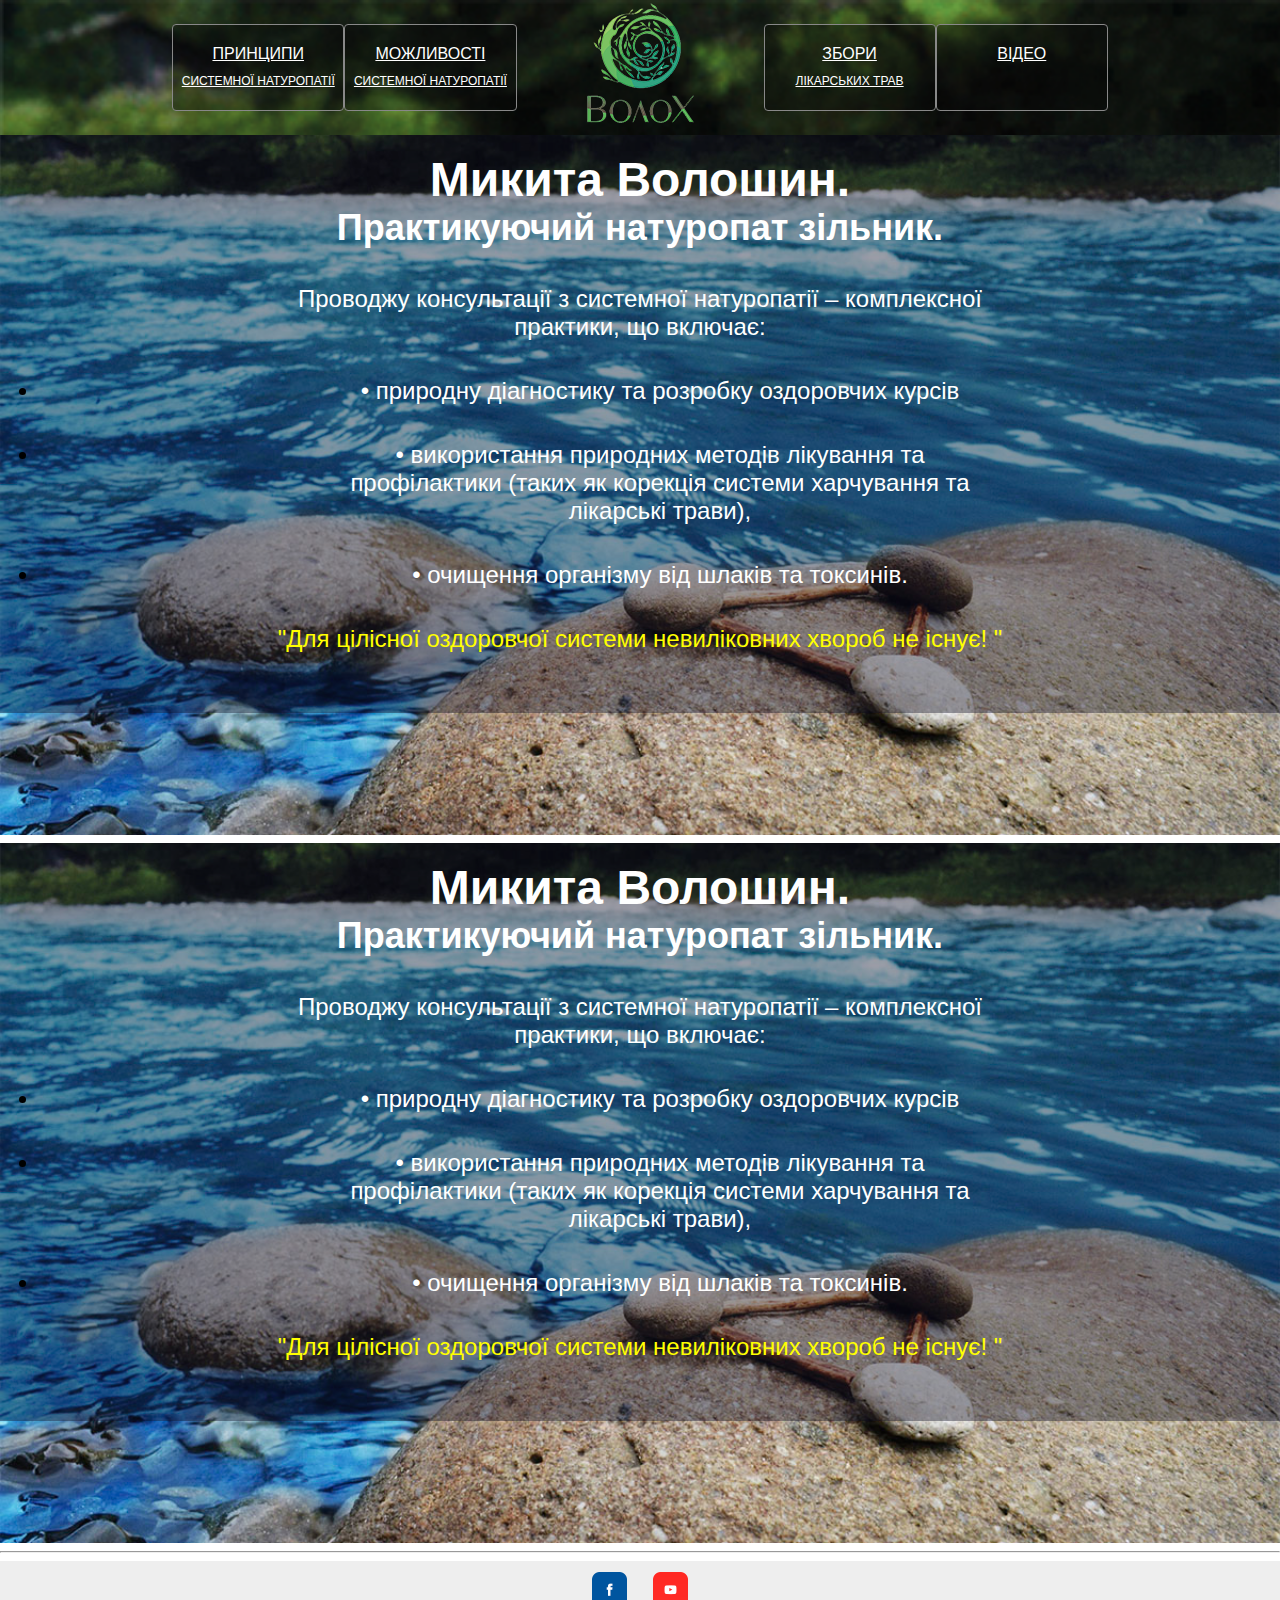
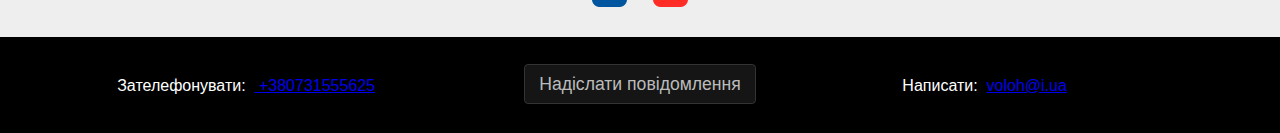
<file: index.html>
<!DOCTYPE html>
<html lang="en">
<head>
	<meta charset="UTF-8">
    <script type="text/javascript" src="../js/script.js"></script>
    <script type="text/javascript" src="../js/jquery-3.2.1.js"></script>
    <link rel="stylesheet" href="../css/style.css"> 
     
	<title>Document</title>
</head>
<body>
		
			<div class="nav-cont">
				<div class="nav-item" style="border-right: 1px solid #888">
					<a href="../html/naturopatiya.html">
						<p class= "nav-top">Принципи<br>
					 	<span class="nav-bottom">системної&nbspнатуропатії</span></p>
					</a>
				</div>
				<div class="nav-item"  style="border-right: 1px solid #888">
					<a href="../html/opportunities.html">
						<p class= "nav-top">Можливості<br>
					 	<span class="nav-bottom">системної&nbspнатуропатії</span></p>
					</a>
				</div>
				<div class="nav-item-logo-index">
					<a><p class="img-center"><img src="img/logo.png" alt=""></p></a>
				</div>
				<div class="nav-item"  style="border-left: 1px solid #888">
					 <a href="../html/herbcollection.html">
					 	<p class= "nav-top">Збори<br>
					 	<span class="nav-bottom">лікарських&nbspтрав</span></p>
					 </a> 
				</div>
				
				<div class="nav-item" style="border-left: 1px solid #888">
					<a href="../html/video.html">
						<p class= "nav-top">Відео</p>
					</a>
				</div>
			</div>
	
		<section class = "index" id = "indx">
			<div class = "content">
				<h1>Микита Волошин.</h1>
				<h2>Практикуючий натуропат зільник.</h2>
				<p class="p-cont-sub">Проводжу консультації з системної натуропатії – комплексної практики, що включає:<br></p>
				<ul>
					<li><p class="p-cont-sub">•	природну діагностику та розробку оздоровчих курсів</p></li>
					<li><p class="p-cont-sub">•	використання природних методів лікування та профілактики (таких як корекція системи харчування та лікарські трави),</p></li>
					<li><p class="p-cont-sub">•	очищення організму від шлаків та токсинів.</p></li>
				</ul>



				<p>
					<span class = "wow">"Для цілісної оздоровчої системи невиліковних хвороб не існує! "</span>
				</p>

			</div>
		</section>


<section class = "index" id = "indx">
			<div class = "content">
				<h1>Микита Волошин.</h1>
				<h2>Практикуючий натуропат зільник.</h2>
				<p class="p-cont-sub">Проводжу консультації з системної натуропатії – комплексної практики, що включає:<br></p>
				<ul>
					<li><p class="p-cont-sub">•	природну діагностику та розробку оздоровчих курсів</p></li>
					<li><p class="p-cont-sub">•	використання природних методів лікування та профілактики (таких як корекція системи харчування та лікарські трави),</p></li>
					<li><p class="p-cont-sub">•	очищення організму від шлаків та токсинів.</p></li>
				</ul>



				<p>
					<span class = "wow">"Для цілісної оздоровчої системи невиліковних хвороб не існує! "</span>
				</p>

			</div>
		</section>
		
		<hr>
		
			<div class="footer-index">
				
				<div class="but">
					<div class="social">
						<a href = "https://www.facebook.com/groups/voloh/" target="_blank"><img src="../img/fb.png" alt=""></a>
						<a href = "https://www.youtube.com/playlist?list=PLzzDokynpI1ekM05uSlShytYSPR9r2QMw" target="_blank"> <img src="../img/yt.png" alt=""></a>
						<!-- <a href = "#"><img src="../img/gplus.png" alt=""></a>
						<a href = "#"><img src="../img/insta.png" alt=""></a> -->
					</div>
					
				</div>
				
			</div>
		<section class="subfooter">
			<div class="phone"><span>Зателефонувати:&nbsp&nbsp</span><a href = "tel:+380 73 155 56 25"> +380731555625 </a></div>
			<div class="social">
					<button class="quest" onClick="quest('index')">Надіслати повідомлення</button>
					
			</div>
			<div class="email"><span>Написати:&nbsp&nbsp</span><a href ="mailto:voloh@i.ua">voloh@i.ua</div>
		</section>










<!-- <!-- <!-- 	Модальне вікно     -->
<!-- 			<div class = "modal" id="q" style="display:none">
				
			   	<div class="overlay">
			   		
			   	</div>
			    <div class="visible">
			    	<div class="x" onclick="canselQuestion()"></div>
			        <div class="questions">    
					    <form  id="form-q" name= "fq">
									
							
							<div id="qqdiv" class="questions">
							    <p>Ваше ім'я:
							    	<p>
							       		<input type="text" id="user-name"> 
							       	</p>	
							    </p>
							</div>
							<div id="qqdiv">
							    <p>Ваша поштова скринька:
							    	<p>
							       		<input type="email" id="user-mail">
							       	</p>	
							    </p>
							</div>
							<div id="qqdiv" class="questions">
							    <p>Ваше питання:
							    	<p>
							       		<textarea class="ta" id="message-text"></textarea> 
							       	</p>	
							    </p>
							</div>
						
					    </form>	 
			        </div>
			        <div class="but-q">
			        	<div>	
							<button class="questions-button-ok" onclick="sendQuestion()">Відправити</button>
						</div>
					</div>
			    </div>	
		    </div> -->
<!-- 	Модальне вікно   (кінець)  --> 


	

</body>

</html>
</file>
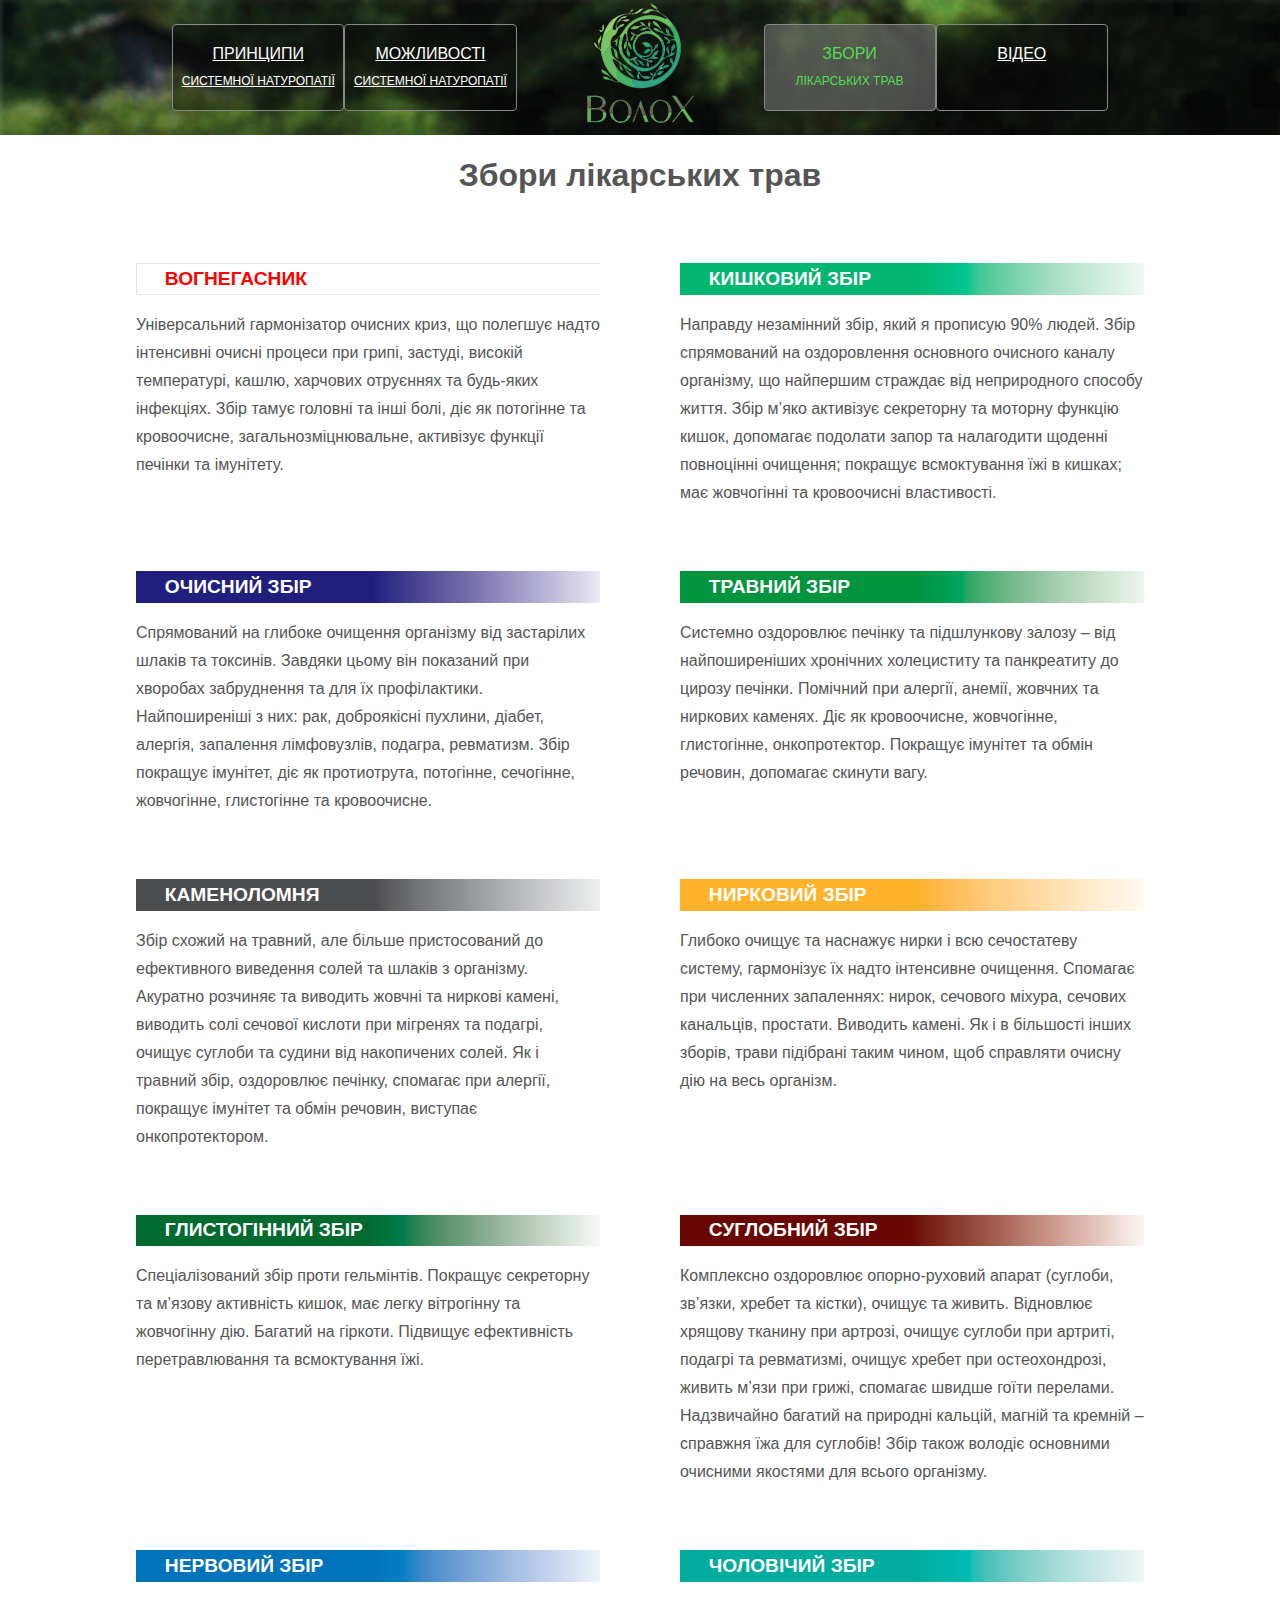
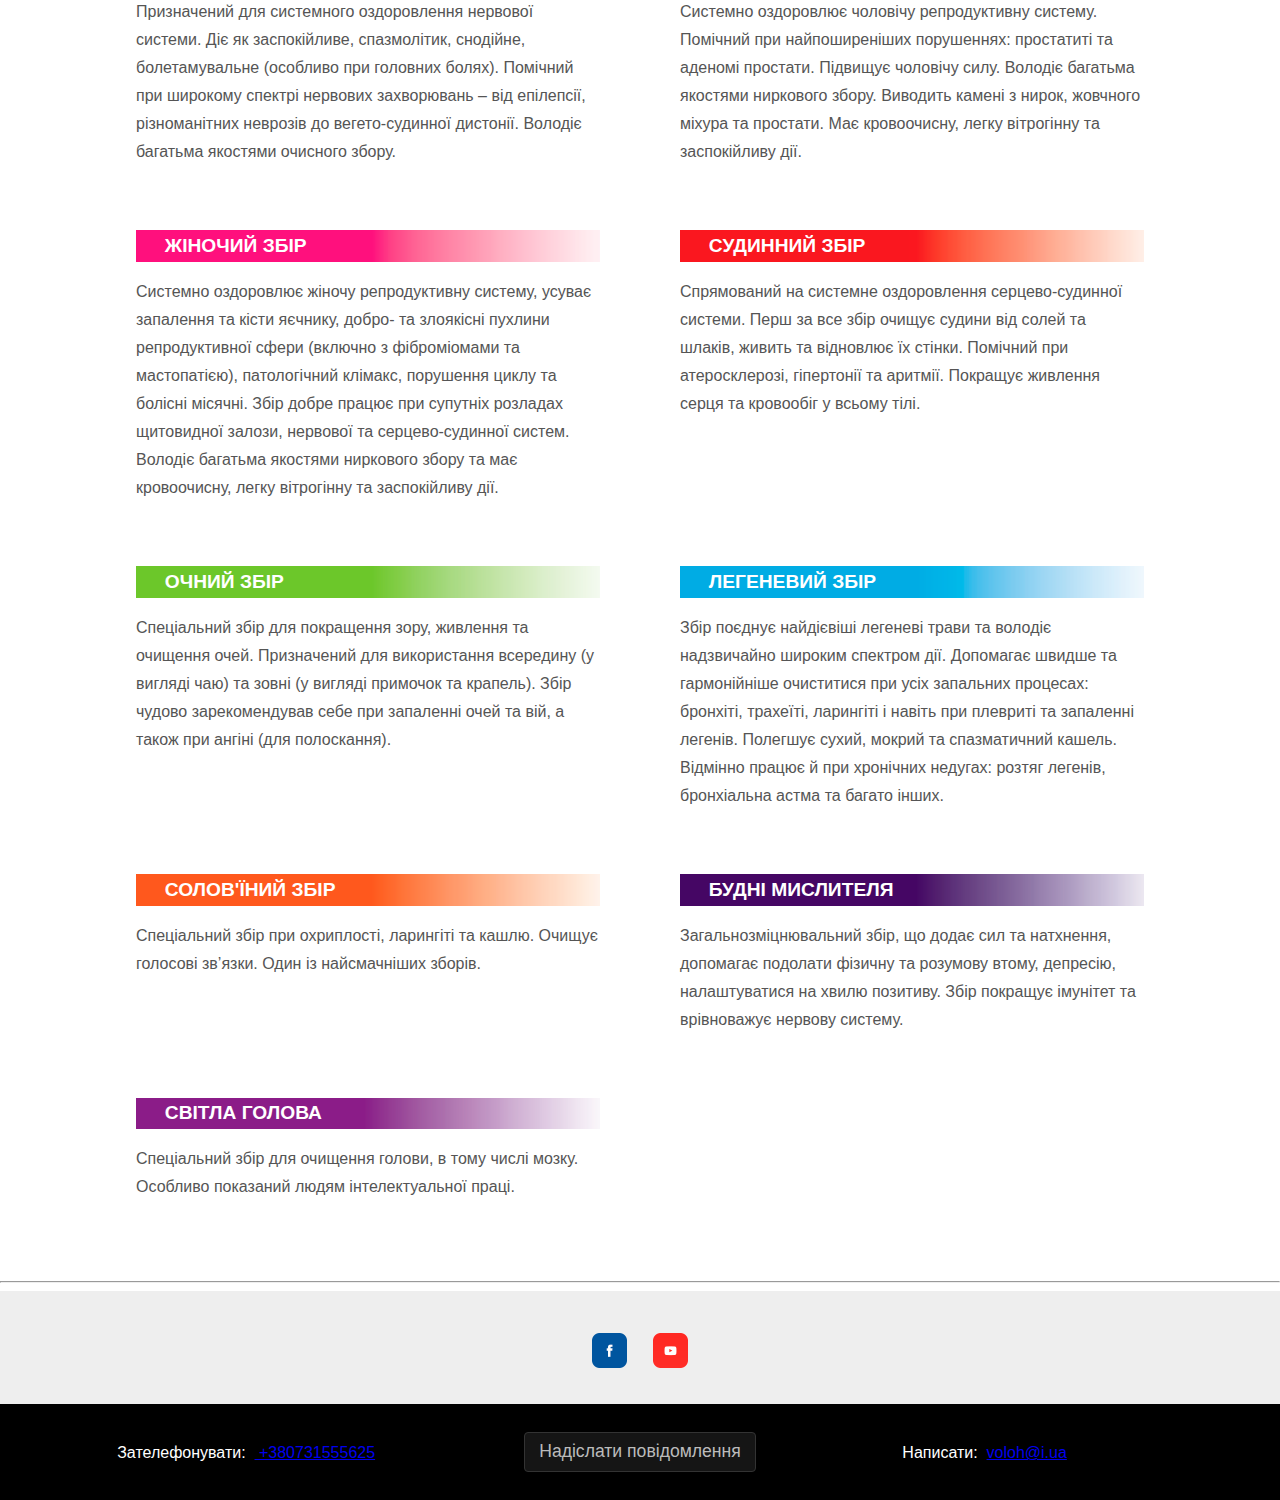
<file: html/herbcollection.html>
<!doctype html>
<head>
	<meta charset="UTF-8">
    <script type="text/javascript" src="../js/jquery-3.2.1.js"></script>
    <script type="text/javascript" src="../js/script.js"></script>
    <link rel="stylesheet" href="../css/style.css"> 
    <title></title>
</head>
<body>
	
		
		
			<div class="nav-cont">
				<div class="nav-item">
					<a href="../html/naturopatiya.html">
						<p class= "nav-top">Принципи<br>
					 	<span class="nav-bottom">системної&nbspнатуропатії</span></p>
					</a>
				</div>
				<div class="nav-item">
					<a href="../html/opportunities.html">
						<p class= "nav-top">Можливості<br>
					 	<span class="nav-bottom">системної&nbspнатуропатії</span></p>
					</a>
				</div>
				<div class="nav-item-logo">
					<a  href="../index.html" > <p class="img-center"><img src="../img/logo.png" alt=""></p></a>
				</div>
				<div class="nav-item-elect">
					 <a class="elect">
					 	<p class= "nav-top  elect-top">Збори<br>
					 	<span class="nav-bottom  elect-bottom">лікарських&nbspтрав</span></p>
					 </a> 
				</div>
				
				<div class="nav-item">
					<a href="../html/video.html">
						<p class= "nav-top">Відео</p>
					</a>
				</div>
				
			</div>	
		<div class="natur-title"><h1>Збори лікарських трав</h1></div>
	<div id = "nat-cont">	
		<div class="natur-cont">
			
			<div class="text-natur">
				<div style="background-image: url(../img/herb-1.png); background-size: cover;">
					<p class="herbal-title-1">Вогнегасник</p>
				</div> 
				<div>
					<p>Універсальний гармонізатор очисних криз, що полегшує надто інтенсивні очисні процеси при грипі, застуді, високій температурі, кашлю, харчових отруєннях та будь-яких інфекціях. Збір тамує головні та інші болі, діє як потогінне та кровоочисне, загальнозміцнювальне, активізує функції печінки та імунітету.</p>
				</div>
			</div>
			<div class="text-natur">
				<div style="background-image: url(../img/herb-2.png); background-size: cover;">
					<p class="herbal-title">Кишковий збір</p>
				</div> 
				<div>
					<p>Направду незамінний збір, який я прописую 90% людей. Збір спрямований на оздоровлення основного очисного каналу організму, що найпершим страждає від неприродного способу життя. Збір м’яко активізує секреторну та моторну функцію кишок, допомагає подолати запор та налагодити щоденні повноцінні очищення; покращує всмоктування їжі в кишках; має жовчогінні та кровоочисні властивості.</p>
				</div>
			</div>
			<div class="text-natur">
				<div style="background-image: url(../img/herb-3.png); background-size: cover;">
					<p class="herbal-title">Очисний збір</p>
				</div> 
				<div>
					<p>Спрямований на глибоке очищення організму від застарілих шлаків та токсинів. Завдяки цьому він показаний при хворобах забруднення та для їх профілактики. Найпоширеніші з них: рак, доброякісні пухлини, діабет, алергія, запалення лімфовузлів, подагра, ревматизм. Збір покращує імунітет, діє як протиотрута, потогінне, сечогінне, жовчогінне, глистогінне та кровоочисне.</p>
				</div>
			</div>
			<div class="text-natur">
				<div style="background-image: url(../img/herb-4.png); background-size: cover;">
					<p class="herbal-title">Травний збір</p>
				</div> 
				<div>
					<p>Системно оздоровлює печінку та підшлункову залозу – від найпоширеніших хронічних холециститу та панкреатиту до цирозу печінки. Помічний при алергії, анемії, жовчних та ниркових каменях. Діє як кровоочисне, жовчогінне, глистогінне, онкопротектор. Покращує імунітет та обмін речовин, допомагає скинути вагу. </p>
				</div>
			</div>
			<div class="text-natur">
				<div style="background-image: url(../img/herb-5.png); background-size: cover;">
					<p class="herbal-title">Каменоломня</p>
				</div> 
				<div>
					<p>Збір схожий на травний, але більше пристосований до ефективного виведення солей та шлаків з організму. Акуратно розчиняє та виводить жовчні та ниркові камені, виводить солі сечової кислоти при мігренях та подагрі, очищує суглоби та судини від накопичених солей. Як і травний збір, оздоровлює печінку, спомагає при алергії, покращує імунітет та обмін речовин, виступає онкопротектором.</p>
				</div>
			</div>
			<div class="text-natur">
				<div style="background-image: url(../img/herb-6.png); background-size: cover;">
					<p class="herbal-title">Нирковий збір</p>
				</div> 
				<div>
					<p>Глибоко очищує та наснажує нирки і всю сечостатеву систему, гармонізує їх надто інтенсивне очищення. Спомагає при численних запаленнях: нирок, сечового міхура, сечових канальців, простати. Виводить камені. Як і в більшості інших зборів, трави підібрані таким чином, щоб справляти очисну дію на весь організм. </p>
				</div>
			</div>
			<div class="text-natur">
				<div style="background-image: url(../img/herb-7.png); background-size: cover;">
					<p class="herbal-title">Глистогінний збір</p>
				</div> 
				<div>
					<p>Спеціалізований збір проти гельмінтів. Покращує секреторну та м’язову активність кишок, має легку вітрогінну та жовчогінну дію. Багатий на гіркоти. Підвищує ефективність перетравлювання та всмоктування їжі. </p>
				</div>
			</div>
			<div class="text-natur">
				<div style="background-image: url(../img/herb-8.png); background-size: cover;">
					<p class="herbal-title">Суглобний збір</p>
				</div> 
				<div>
					<p>Комплексно оздоровлює опорно-руховий апарат (суглоби, зв’язки, хребет та кістки), очищує та живить. Відновлює хрящову тканину при артрозі, очищує суглоби при артриті, подагрі та ревматизмі, очищує хребет при остеохондрозі, живить м’язи при грижі, спомагає швидше гоїти перелами. Надзвичайно багатий на природні кальцій, магній та кремній – справжня їжа для суглобів! Збір також володіє основними очисними якостями для всього організму.</p>
				</div>
			</div>
			<div class="text-natur">
				<div style="background-image: url(../img/herb-9.png); background-size: cover;"><p class="herbal-title">Нервовий збір</p>
				</div> 
				<div>
					<p>Призначений для системного оздоровлення нервової системи. Діє як заспокійливе, спазмолітик, снодійне, болетамувальне (особливо при головних болях). Помічний при широкому спектрі нервових захворювань – від епілепсії, різноманітних неврозів до вегето-судинної дистонії. Володіє багатьма якостями очисного збору.</p>
				</div>
			</div>
			<div class="text-natur">
				<div style="background-image: url(../img/herb-10.png); background-size: cover;">
					<p class="herbal-title">Чоловічий збір</p>
				</div> 
				<div>
					<p>Системно оздоровлює чоловічу репродуктивну систему. Помічний при найпоширеніших порушеннях: простатиті та аденомі простати. Підвищує чоловічу силу. Володіє багатьма якостями ниркового збору. Виводить камені з нирок, жовчного міхура та простати. Має кровоочисну, легку вітрогінну та заспокійливу дії. </p>
				</div>
			</div>
			<div class="text-natur">
				<div style="background-image: url(../img/herb-11.png); background-size: cover;">
					<p class="herbal-title">Жіночий збір</p>
				</div> 
				<div>
					<p>Системно оздоровлює жіночу репродуктивну систему, усуває запалення та кісти яєчнику, добро- та злоякісні пухлини репродуктивної сфери (включно з фіброміомами та мастопатією), патологічний клімакс, порушення циклу та болісні місячні. Збір добре працює при супутніх розладах щитовидної залози, нервової та серцево-судинної систем. Володіє багатьма якостями ниркового збору та має кровоочисну, легку вітрогінну та заспокійливу дії. </p>
				</div>
			</div>
			<div class="text-natur">
				<div style="background-image: url(../img/herb-12.png); background-size: cover;">
					<p class="herbal-title">Судинний збір</p>
				</div> 
				<div>
					<p>Спрямований на системне оздоровлення серцево-судинної системи. Перш за все збір очищує судини від солей та шлаків, живить та відновлює їх стінки. Помічний при атеросклерозі, гіпертонії та аритмії. Покращує живлення серця та кровообіг у всьому тілі. </p>
				</div>
			</div>
			<div class="text-natur">
				<div style="background-image: url(../img/herb-13.png); background-size: cover;">
					<p class="herbal-title">Очний збір</p>
				</div> 
				<div>
					<p>Спеціальний збір для покращення зору, живлення та очищення очей. Призначений для використання всередину (у вигляді чаю) та зовні (у вигляді примочок та крапель). Збір чудово зарекомендував себе при запаленні очей та вій, а також при ангіні (для полоскання).</p>
				</div>
			</div>
			<div class="text-natur">
				<div style="background-image: url(../img/herb-14.png); background-size: cover;">
					<p class="herbal-title">Легеневий збір</p>
				</div> 
				<div>
					<p>Збір поєднує найдієвіші легеневі трави та володіє надзвичайно широким спектром дії. Допомагає швидше та гармонійніше очиститися при усіх запальних процесах: бронхіті, трахеїті, ларингіті і навіть при плевриті та запаленні легенів. Полегшує сухий, мокрий та спазматичний кашель. Відмінно працює й при хронічних недугах: розтяг легенів, бронхіальна астма та багато інших.</p>
				</div>
			</div>
			<div class="text-natur">
				<div style="background-image: url(../img/herb-15.png); background-size: cover;">
					<p class="herbal-title">Солов'їний збір</p>
				</div> 
				<div>
					<p>Спеціальний збір при охриплості, ларингіті та кашлю. Очищує голосові зв’язки. Один із найсмачніших зборів.</p>
				</div>
			</div>
			<div class="text-natur">
				<div style="background-image: url(../img/herb-16.png); background-size: cover;">
					<p class="herbal-title">Будні мислителя</p>
				</div> 
				<div>
					<p>Загальнозміцнювальний збір, що додає сил та натхнення, допомагає подолати фізичну та розумову втому, депресію, налаштуватися на хвилю позитиву. Збір покращує імунітет та врівноважує нервову систему. </p>
				</div>
			</div>
			<div class="text-natur">
				<div style="background-image: url(../img/herb-17.png); background-size: cover;">
					<p class="herbal-title">Світла голова</p>
				</div> 
				<div>
					<p>Спеціальний збір для очищення голови, в тому числі мозку. Особливо показаний людям інтелектуальної праці.</p>
				</div>
			</div>
			
		</div>
	</div>
		<hr>
			<div class="footer">
				
				<div class="but">
					<div class="social">
						<a href = "https://www.facebook.com/groups/voloh/" target="_blank"><img src="../img/fb.png" alt=""></a>
						<a href = "https://www.youtube.com/playlist?list=PLzzDokynpI1ekM05uSlShytYSPR9r2QMw" target="_blank"> <img src="../img/yt.png" alt=""></a>
						<!-- <a href = "#"><img src="../img/gplus.png" alt=""></a>
						<a href = "#"><img src="../img/insta.png" alt=""></a> -->
					</div>
					
				</div>
				
		</div>
		<section class="subfooter">
			<div class="phone"><span>Зателефонувати:&nbsp&nbsp</span><a href = "tel:+380 73 155 56 25"> +380731555625 </a></div>
			<div class="social">
					<button class="quest" onClick="quest('index')">Надіслати повідомлення</button>
					
			</div>
			<div class="email"><span>Написати:&nbsp&nbsp</span><a href ="mailto:voloh@i.ua">voloh@i.ua</div>
		</section>

	
</body>
</file>
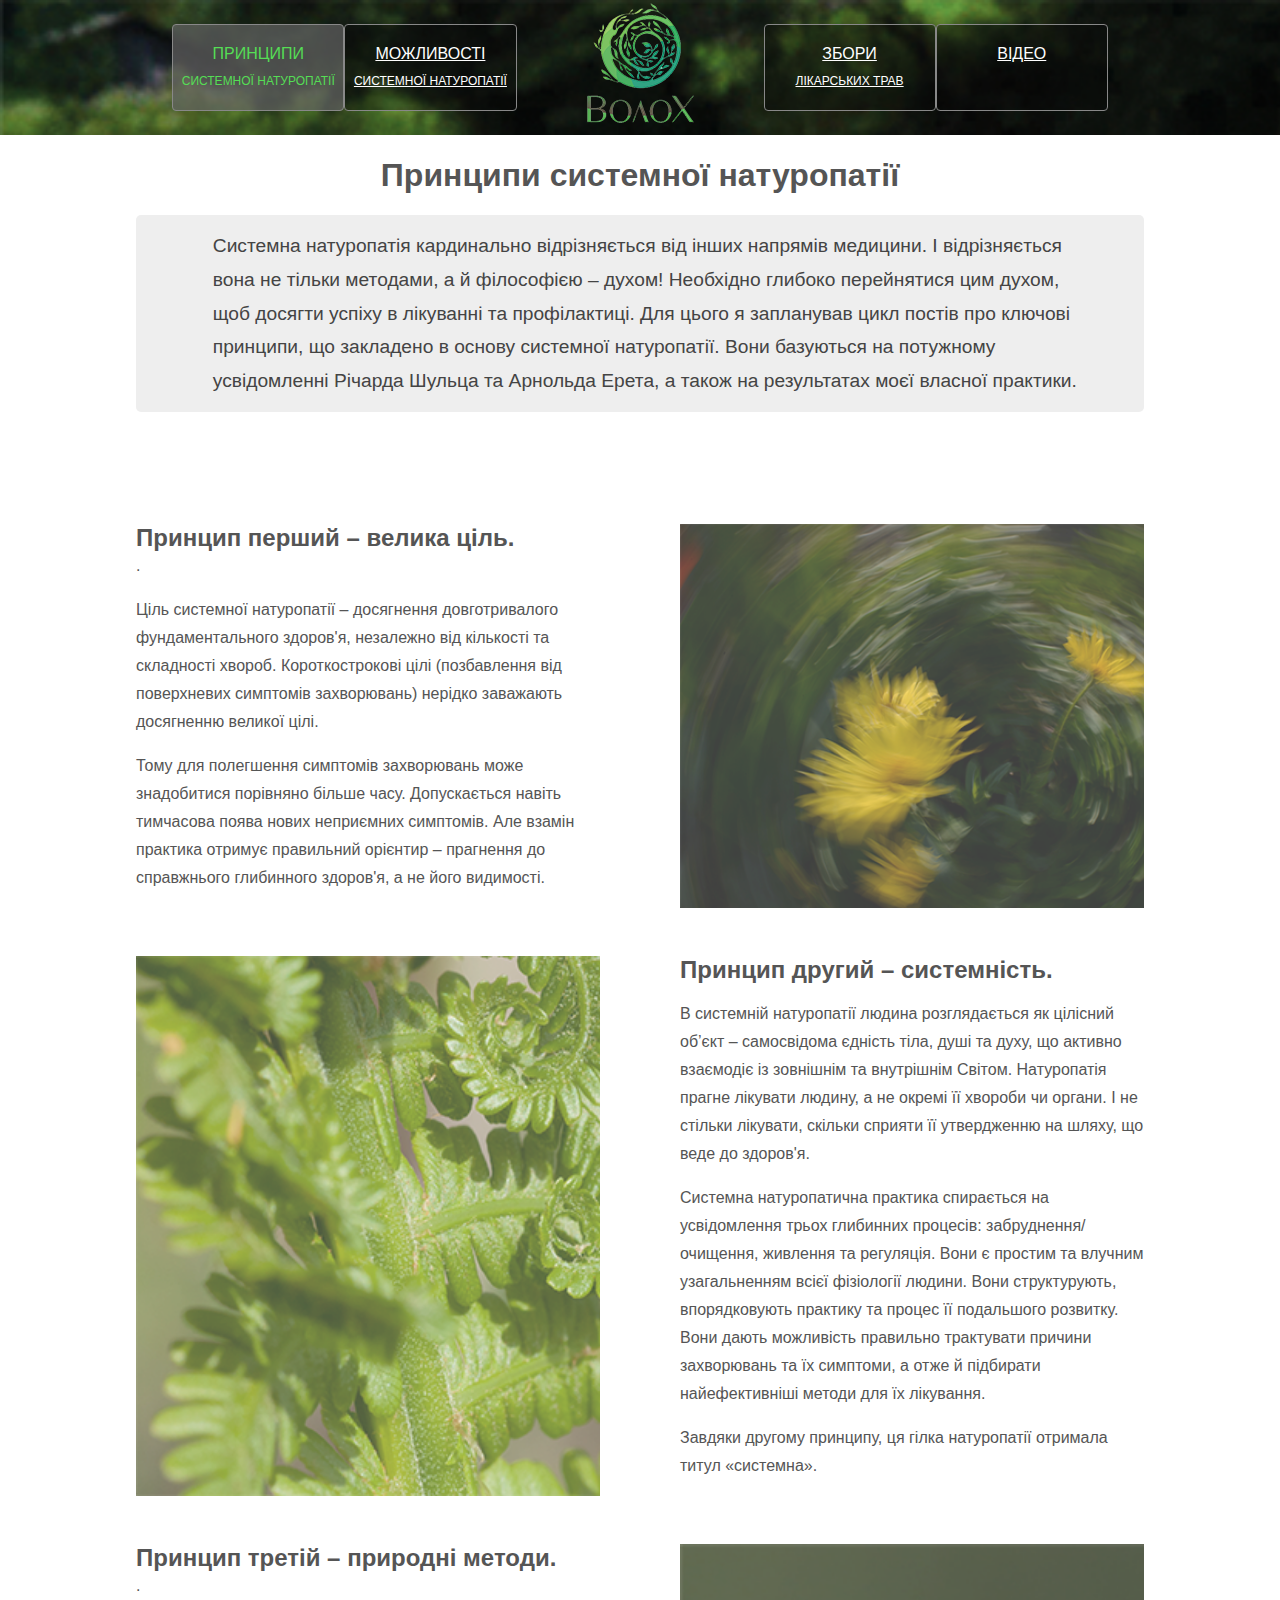
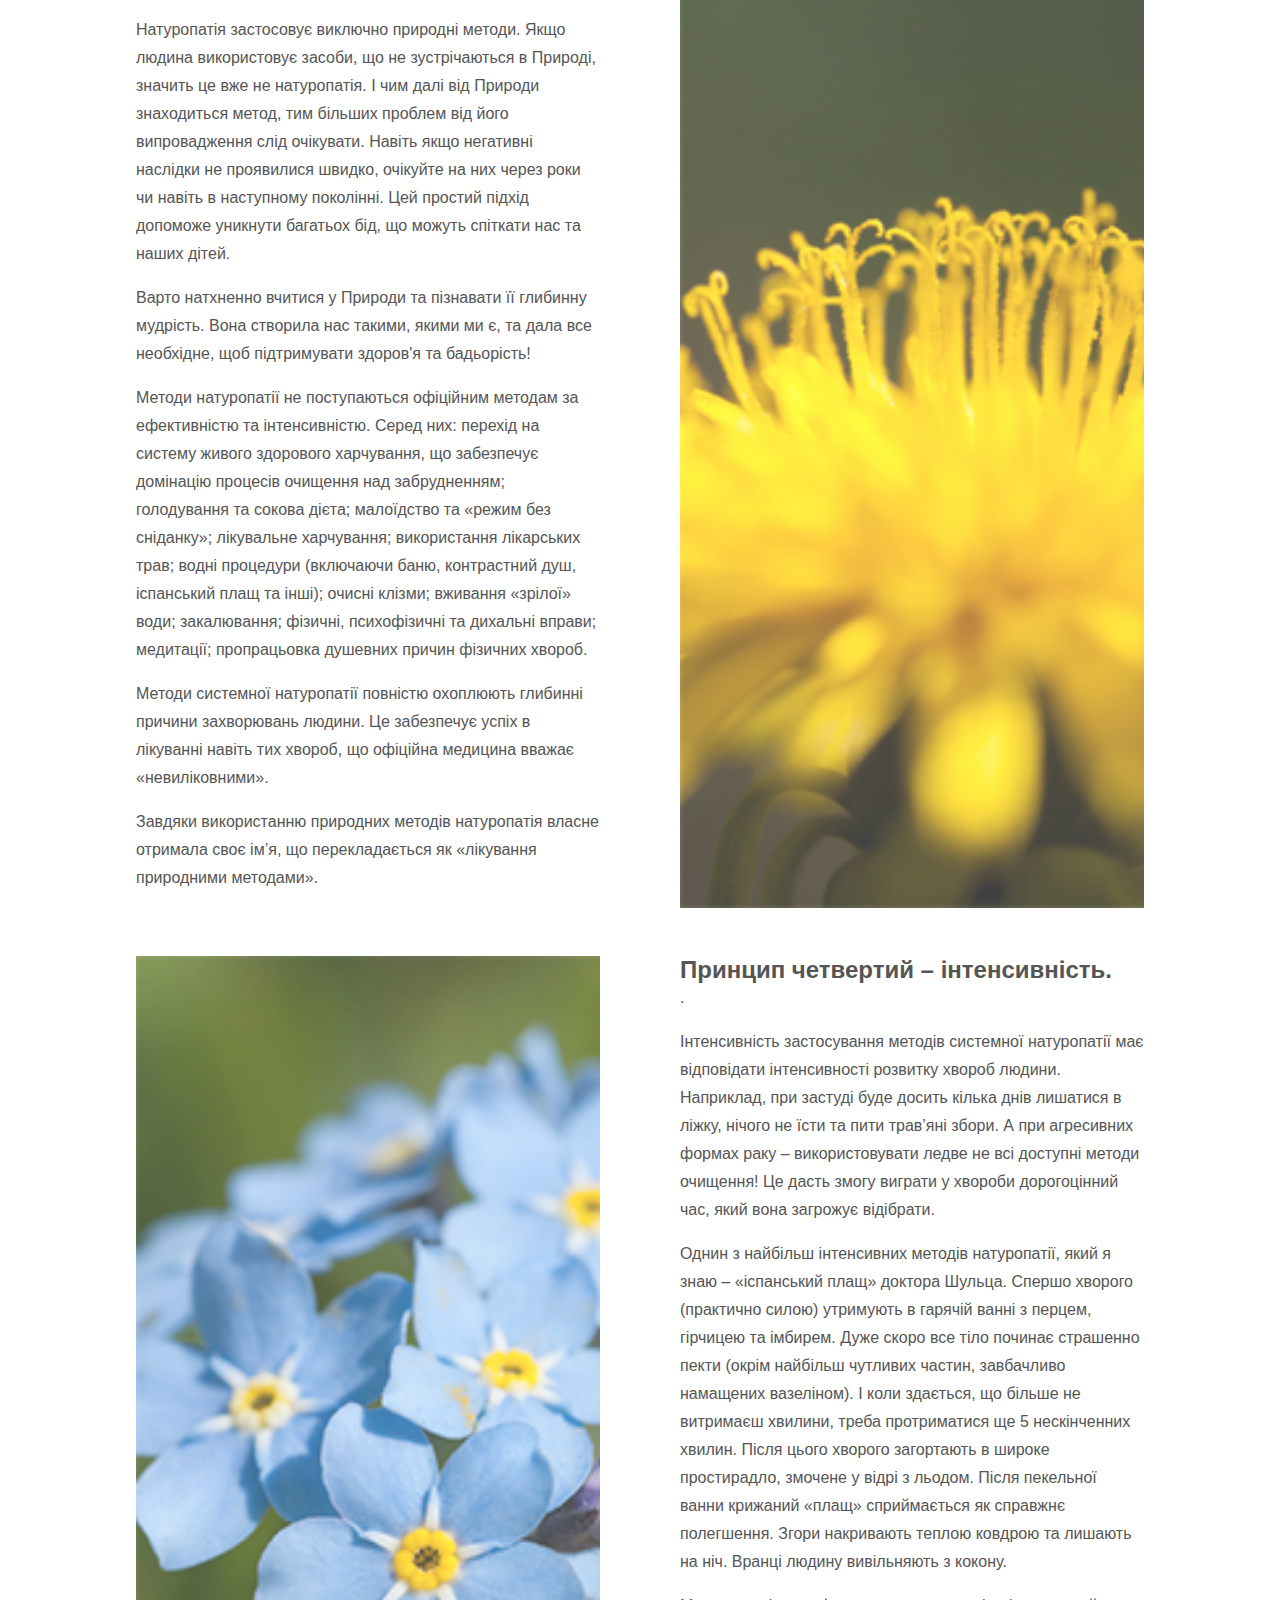
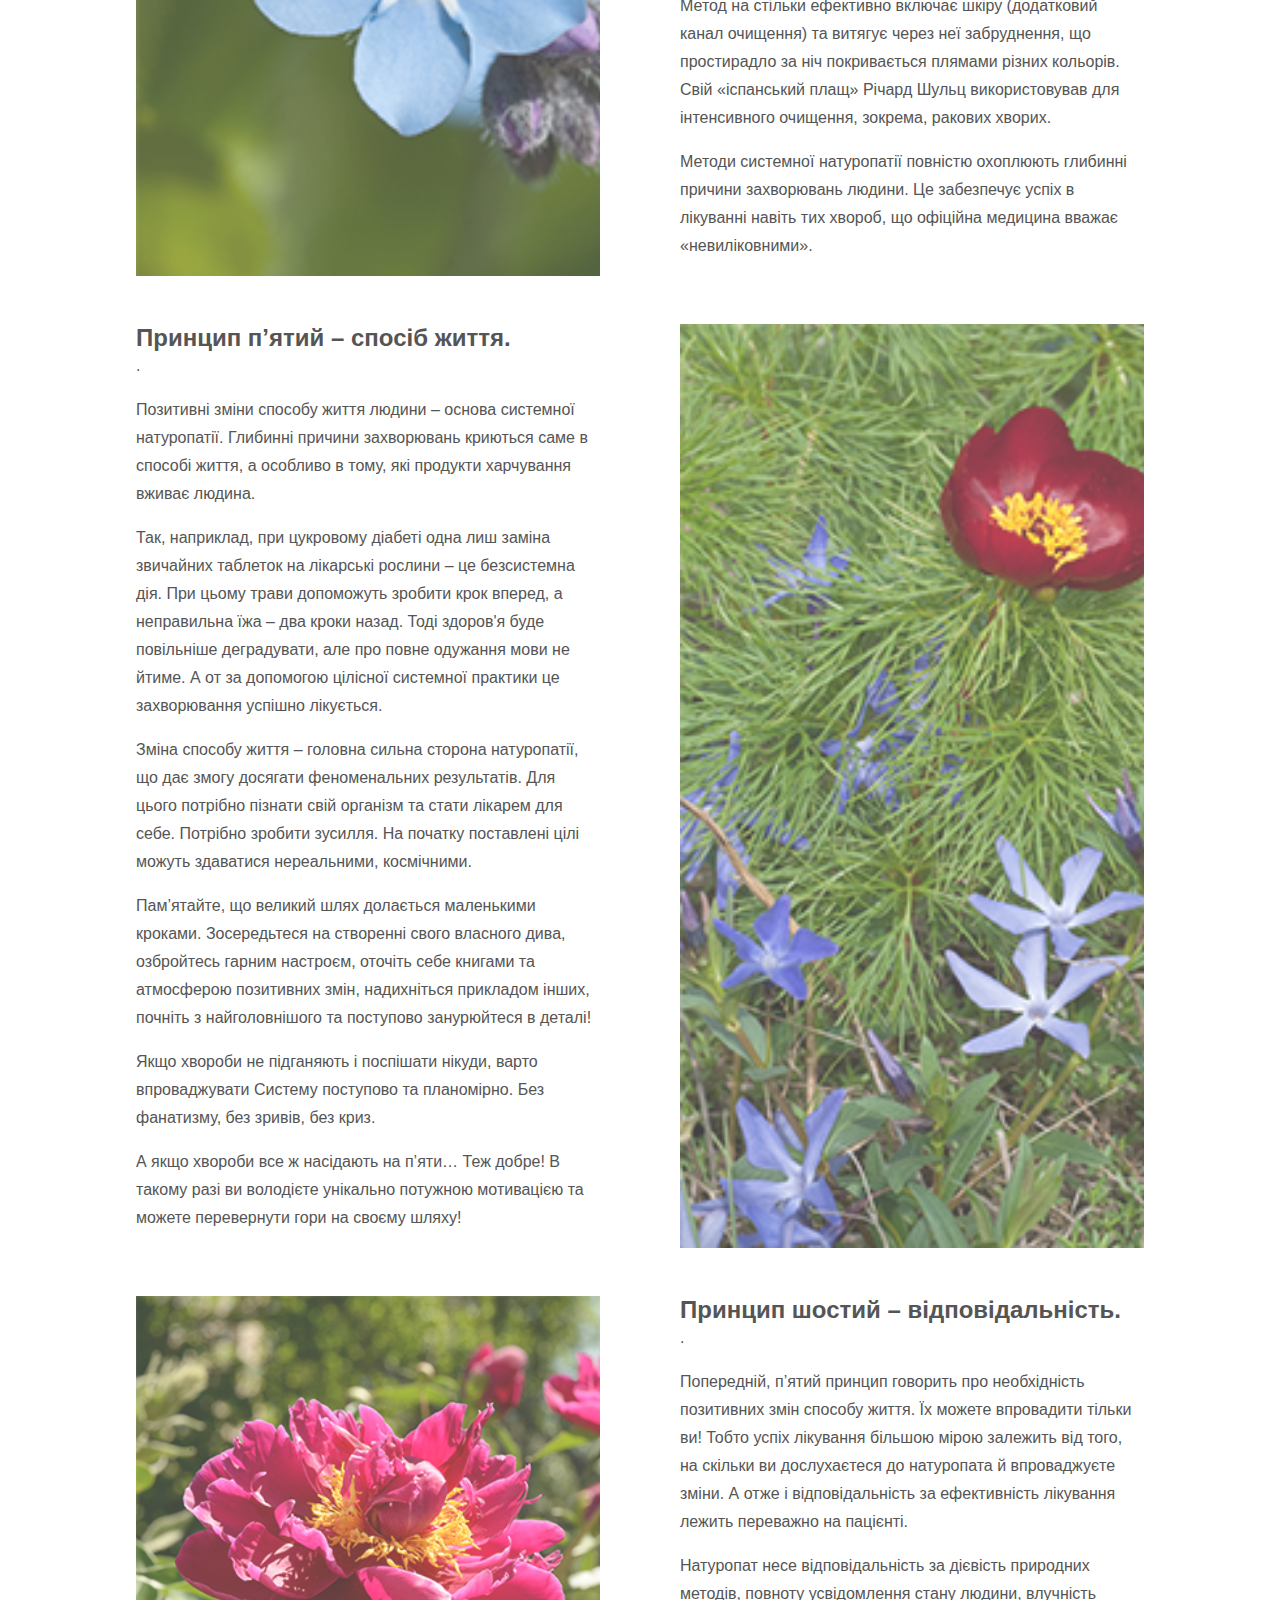
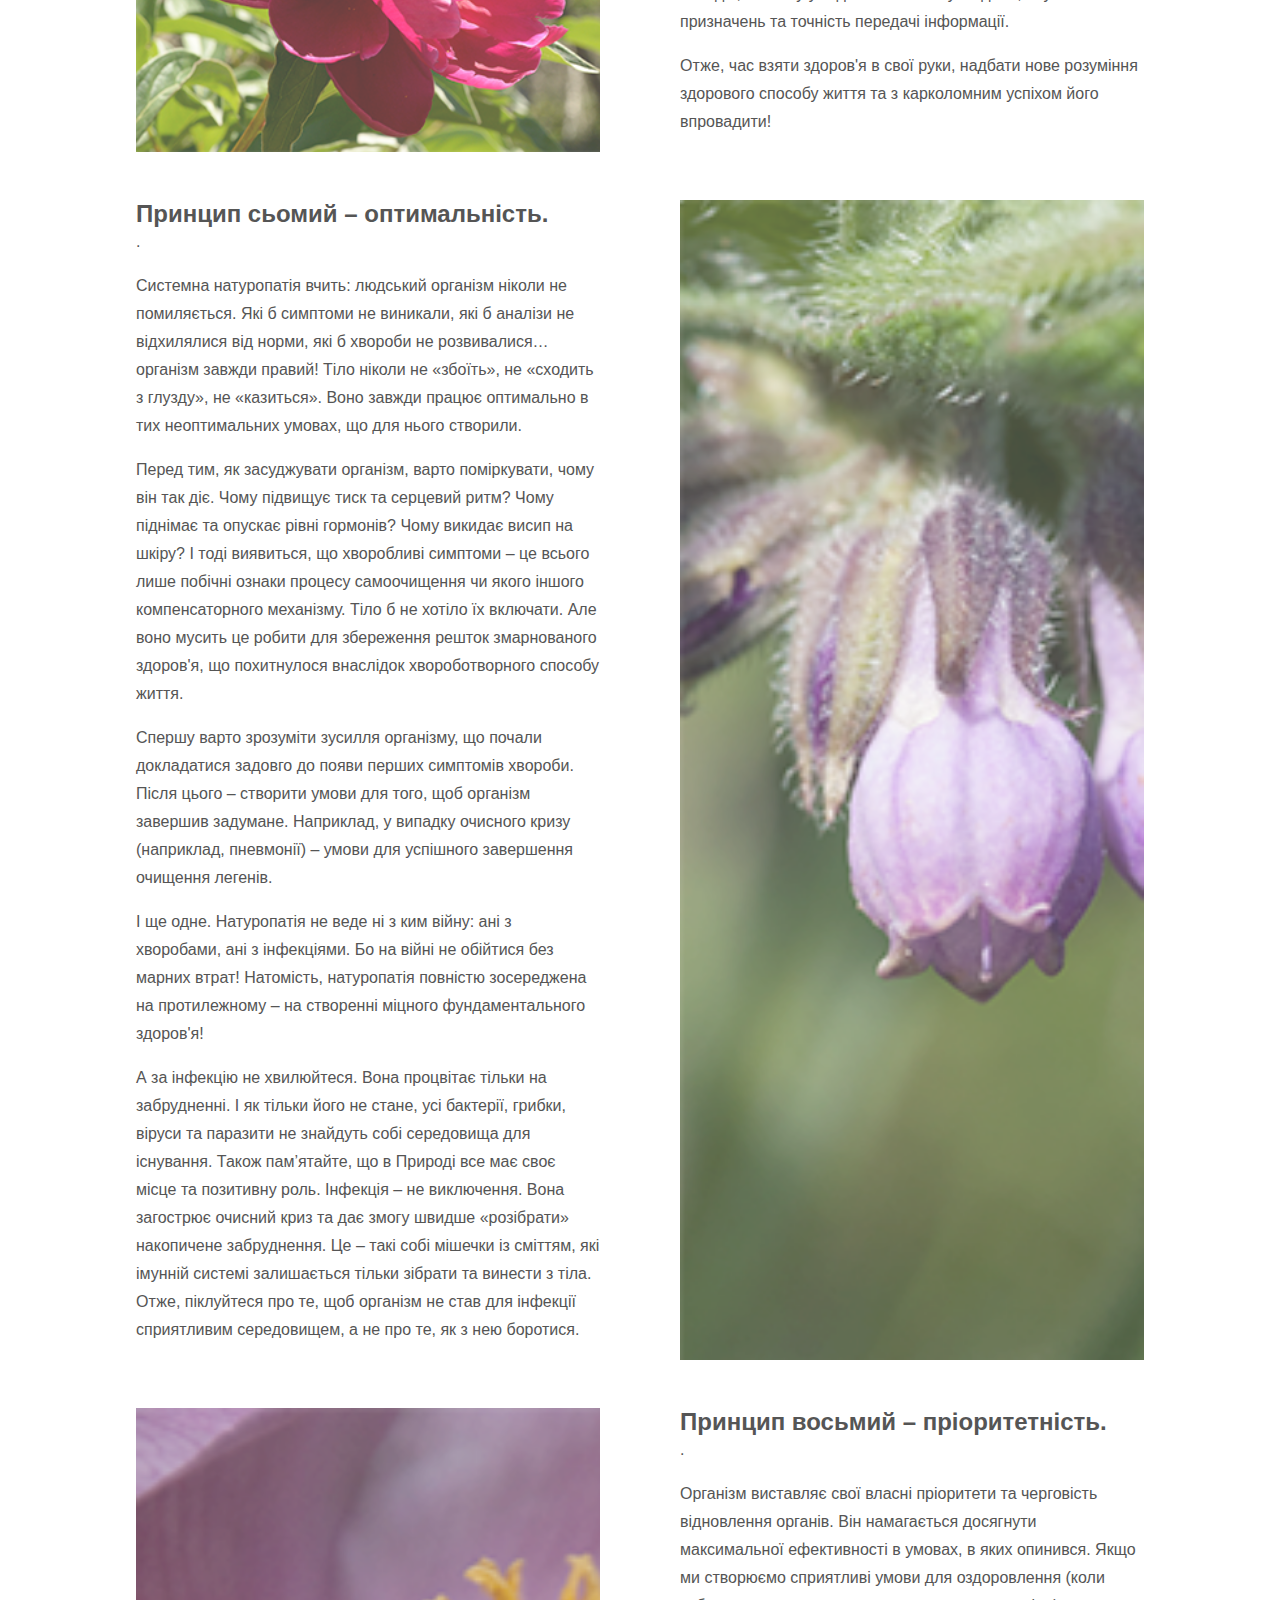
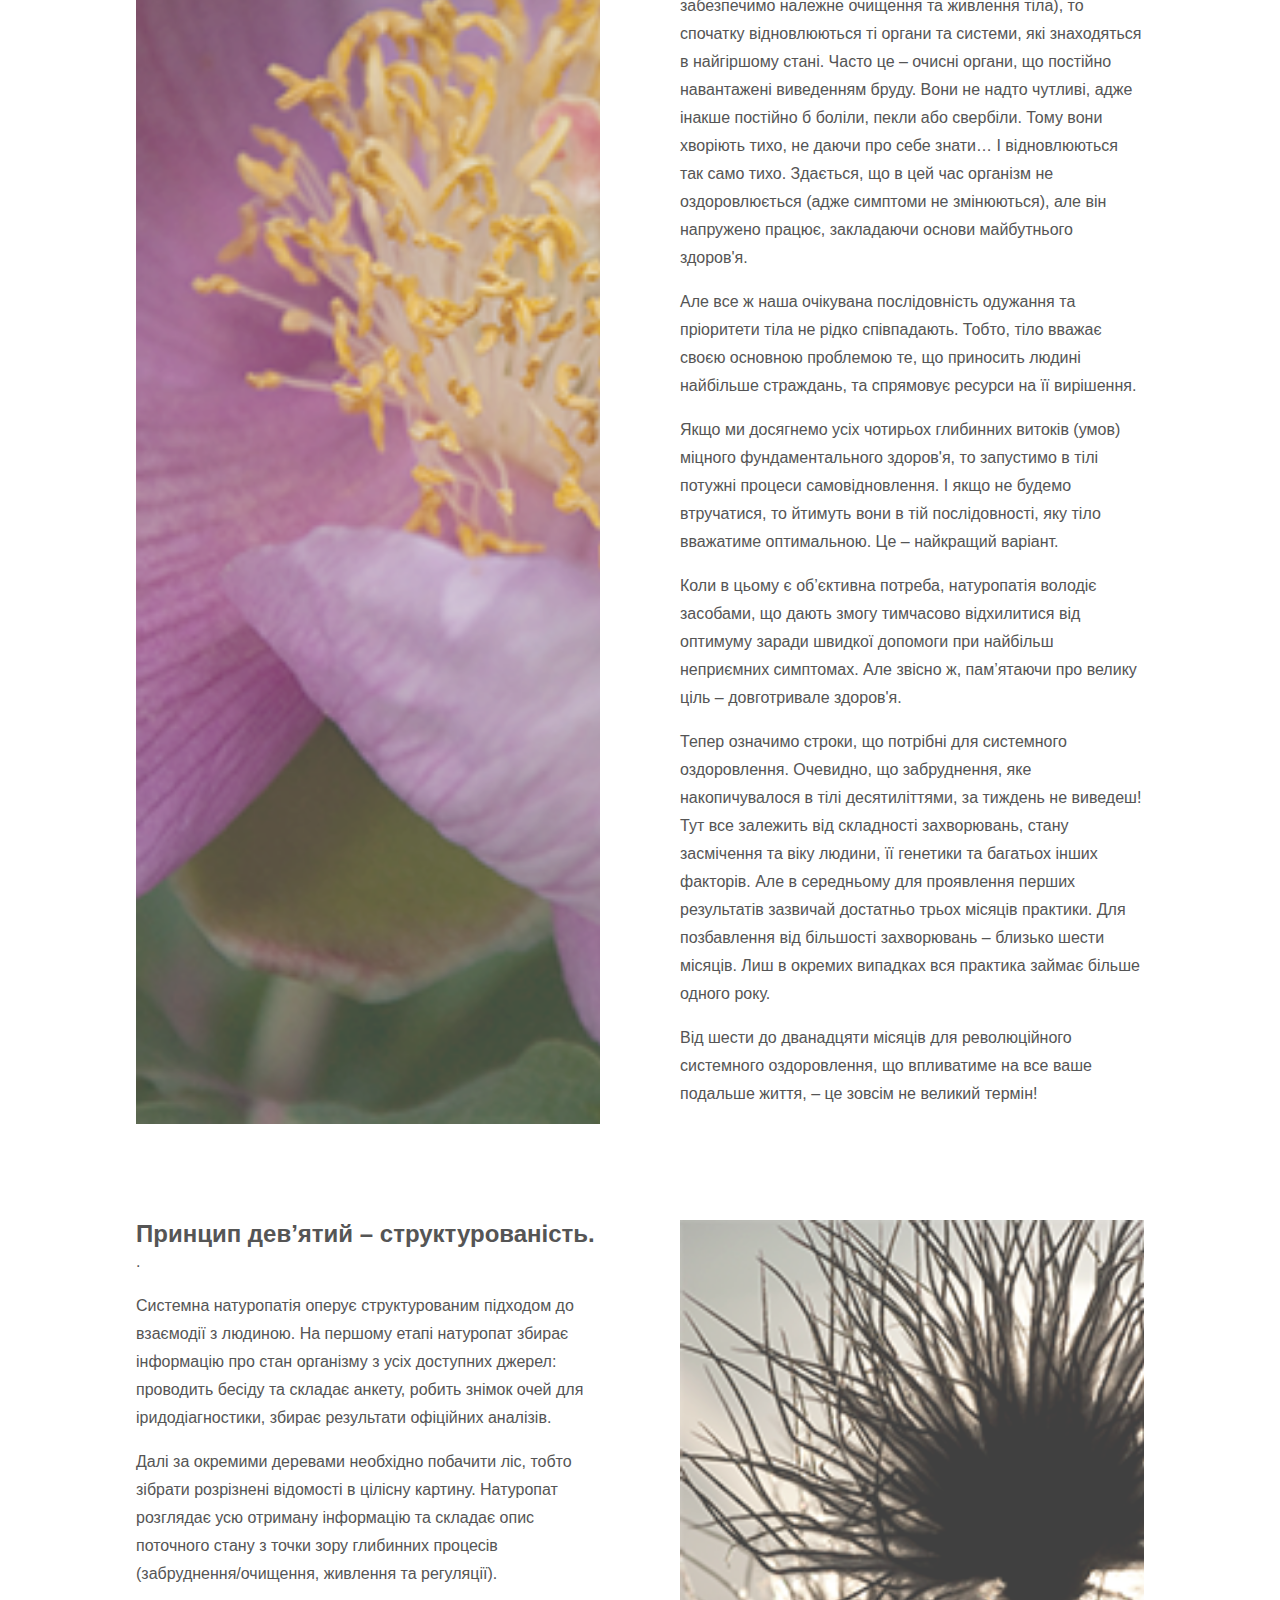
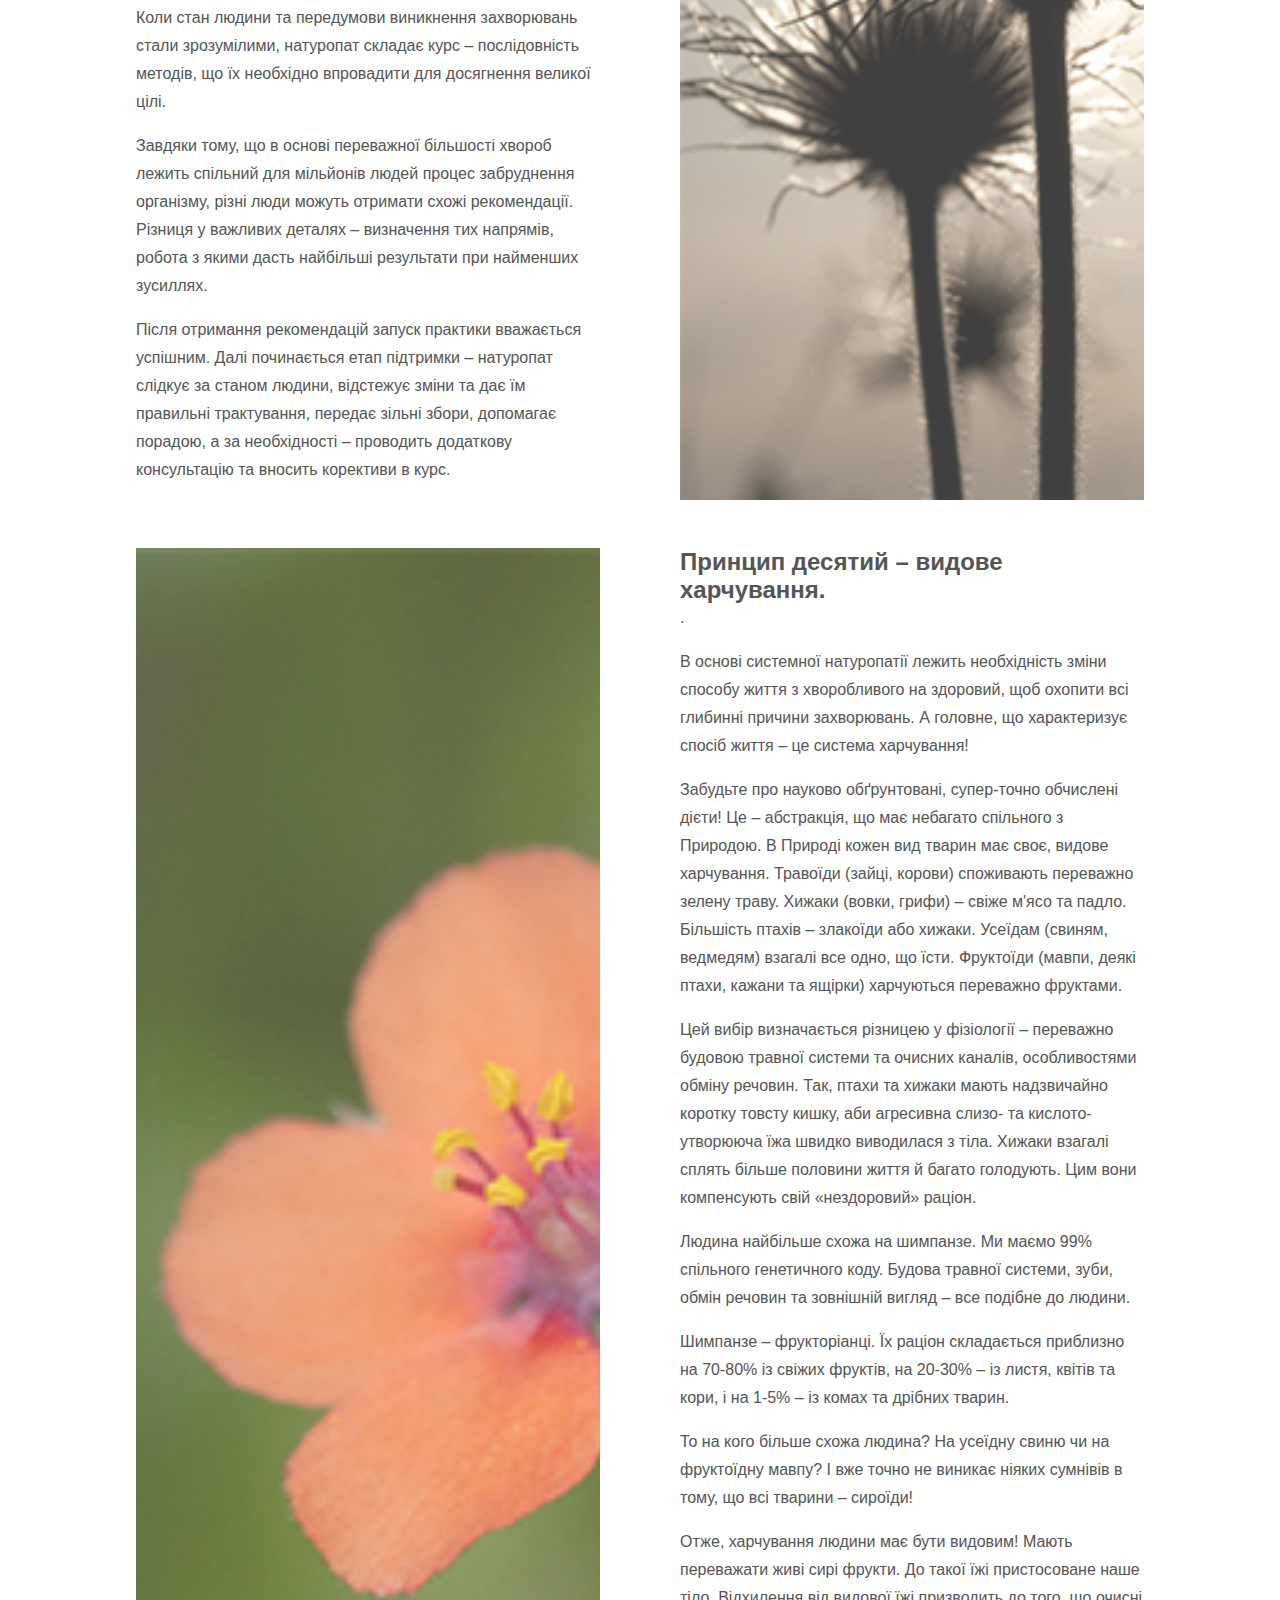
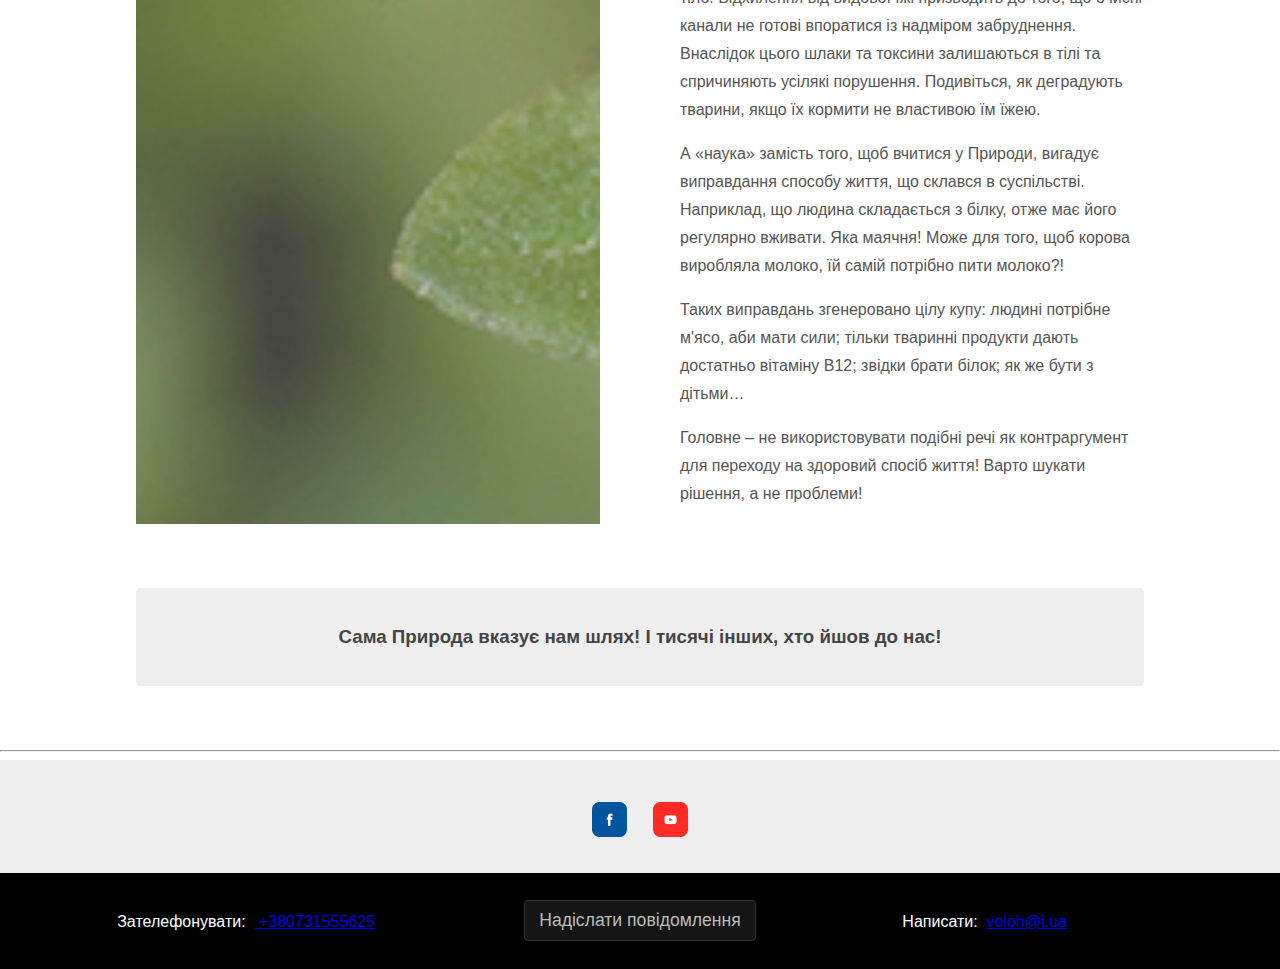
<file: html/naturopatiya.html>
<!doctype html>
<head>
	<meta charset="UTF-8">
    <script type="text/javascript" src="../js/jquery-3.2.1.js"></script>
    <script type="text/javascript" src="../js/script.js"></script>
    <link rel="stylesheet" href="../css/style.css"> 
    <title></title>
</head>
<body>
			<div class="nav-cont">
				<div class="nav-item-elect" >
					<a class="elect">
						<p class= "nav-top elect-top">Принципи<br>
					 	<span class="nav-bottom elect-bottom">системної&nbspнатуропатії</span></p>
					</a>
				</div>
				<div class="nav-item">
					<a href="../html/opportunities.html">
						<p class= "nav-top">Можливості<br>
					 	<span class="nav-bottom">системної&nbspнатуропатії</span></p>
					</a>
				</div>
				<div class="nav-item-logo">
					<a  href="../index.html" > <p class="img-center"><img src="../img/logo.png" alt=""></p></a>
				</div>
				<div class="nav-item">
					 <a href="../html/herbcollection.html">
					 	<p class= "nav-top">Збори<br>
					 	<span class="nav-bottom">лікарських&nbspтрав</span></p>
					 </a> 
				</div>
				
				<div class="nav-item">
					<a href="../html/video.html">
						<p class= "nav-top">Відео</p>
					</a>
				</div>
				
			</div>	
		<div class="natur-title"><h1>Принципи системної&nbspнатуропатії</h1></div>
	<div id = "nat-cont">	
		<div class="nature-pre-cont">
			<div class="nature-pre-cont-text" >
				<p>Системна натуропатія кардинально відрізняється від інших напрямів медицини. І відрізняється вона не тільки методами, а й філософією – духом! Необхідно глибоко перейнятися цим духом, щоб досягти успіху в лікуванні та профілактиці. Для цього я запланував цикл постів про ключові принципи, що закладено в основу системної натуропатії. Вони базуються на потужному усвідомленні Річарда Шульца та Арнольда Ерета, а також на результатах моєї власної практики.
				</p>
			</div>
		</div>
		<div class="natur-cont">
			
			<div class="text-natur">
				<h2>Принцип перший – велика ціль.</h2>. 
				<p>Ціль системної натуропатії – досягнення довготривалого фундаментального здоров'я, незалежно від кількості та складності хвороб. Короткострокові цілі (позбавлення від поверхневих симптомів захворювань) нерідко заважають досягненню великої цілі.</p>
				<p>Тому для полегшення симптомів захворювань може знадобитися порівняно більше часу. Допускається навіть тимчасова поява нових неприємних симптомів. Але взамін практика отримує правильний орієнтир – прагнення до справжнього глибинного здоров'я, а не його видимості. </p>
			</div>
			<div class="img-natur" style="background-image: url(../img/nat-1.png);">
				
			</div>
			
			<div class="img-natur" style="background-image: url(../img/nat-2.png)">
				
			</div>
			<div class="text-natur">
				<h2>Принцип другий – системність.</h2>
				<p>В системній натуропатії людина розглядається як цілісний об’єкт – самосвідома єдність тіла, душі та духу, що активно взаємодіє із зовнішнім та внутрішнім Світом. Натуропатія прагне лікувати людину, а не окремі її хвороби чи органи. І не стільки лікувати, скільки сприяти її утвердженню на шляху, що веде до здоров'я.</p>
				<p>Системна натуропатична практика спирається на усвідомлення трьох глибинних процесів: забруднення/очищення, живлення та регуляція. Вони є простим та влучним узагальненням всієї фізіології людини. Вони структурують, впорядковують практику та процес її подальшого розвитку. Вони дають можливість правильно трактувати причини захворювань та їх симптоми, а отже й підбирати найефективніші методи для їх лікування.</p>
				<p>Завдяки другому принципу, ця гілка натуропатії отримала титул «системна».</p>
			</div>
			<div class="text-natur">
				<h2>Принцип третій – природні методи.</h2>. 
				<p>Натуропатія застосовує виключно природні методи. Якщо людина використовує засоби, що не зустрічаються в Природі, значить це вже не натуропатія. І чим далі від Природи знаходиться метод, тим більших проблем від його випровадження слід очікувати. Навіть якщо негативні наслідки не проявилися швидко, очікуйте на них через роки чи навіть в наступному поколінні. Цей простий підхід допоможе уникнути багатьох бід, що можуть спіткати нас та наших дітей.</p>
				<p>Варто натхненно вчитися у Природи та пізнавати її глибинну мудрість. Вона створила нас такими, якими ми є, та дала все необхідне, щоб підтримувати здоров'я та бадьорість! </p>
				<p>Методи натуропатії не поступаються офіційним методам за ефективністю та інтенсивністю. Серед них: перехід на систему живого здорового харчування, що забезпечує домінацію процесів очищення над забрудненням; голодування та сокова дієта; малоїдство та «режим без сніданку»; лікувальне харчування; використання лікарських трав; водні процедури (включаючи баню, контрастний душ, іспанський плащ та інші); очисні клізми; вживання «зрілої» води; закалювання; фізичні, психофізичні та дихальні вправи; медитації; пропрацьовка душевних причин фізичних хвороб. </p>
				<p>Методи системної натуропатії повністю охоплюють глибинні причини захворювань людини. Це забезпечує успіх в лікуванні навіть тих хвороб, що офіційна медицина вважає «невиліковними».</p>
				<p>Завдяки використанню природних методів натуропатія власне отримала своє ім’я, що перекладається як «лікування природними методами».</p>
			</div>
			<div class="img-natur" style="background-image: url(../img/nat-3.png)"></div>
			<div class="img-natur" style="background-image: url(../img/nat-4.png)"></div>
			<div class="text-natur">
				<h2>Принцип четвертий – інтенсивність. </h2>. 
				<p>Інтенсивність застосування методів системної натуропатії має відповідати інтенсивності розвитку хвороб людини. Наприклад, при застуді буде досить кілька днів лишатися в ліжку, нічого не їсти та пити трав’яні збори. А при агресивних формах раку – використовувати ледве не всі доступні методи очищення! Це дасть змогу виграти у хвороби дорогоцінний час, який вона загрожує відібрати. </p>
				<p>Однин з найбільш інтенсивних методів натуропатії, який я знаю – «іспанський плащ» доктора Шульца. Спершо хворого (практично силою) утримують в гарячій ванні з перцем, гірчицею та імбирем. Дуже скоро все тіло починає страшенно пекти (окрім найбільш чутливих частин, завбачливо намащених вазеліном). І коли здається, що більше не витримаєш хвилини, треба протриматися ще 5 нескінченних хвилин. Після цього хворого загортають в широке простирадло, змочене у відрі з льодом. Після пекельної ванни крижаний «плащ» сприймається як справжнє полегшення. Згори накривають теплою ковдрою та лишають на ніч. Вранці людину вивільняють з кокону. </p>
				<p>Метод на стільки ефективно включає шкіру (додатковий канал очищення) та витягує через неї забруднення, що простирадло за ніч покривається плямами різних кольорів. Свій «іспанський плащ» Річард Шульц використовував для інтенсивного очищення, зокрема, ракових хворих.</p>
				<p>Методи системної натуропатії повністю охоплюють глибинні причини захворювань людини. Це забезпечує успіх в лікуванні навіть тих хвороб, що офіційна медицина вважає «невиліковними».</p>
			</div>
			<div class="text-natur">
				<h2>Принцип п’ятий – спосіб життя.</h2>. 
				<p>Позитивні зміни способу життя людини – основа системної натуропатії. Глибинні причини захворювань криються саме в способі життя, а особливо в тому, які продукти харчування вживає людина.</p>
				<p>Так, наприклад, при цукровому діабеті одна лиш заміна звичайних таблеток на лікарські рослини – це безсистемна дія. При цьому трави допоможуть зробити крок вперед, а неправильна їжа – два кроки назад. Тоді здоров'я буде повільніше деградувати, але про повне одужання мови не йтиме. А от за допомогою цілісної системної практики це захворювання успішно лікується.</p>
				<p>Зміна способу життя – головна сильна сторона натуропатії, що дає змогу досягати феноменальних результатів. Для цього потрібно пізнати свій організм та стати лікарем для себе. Потрібно зробити зусилля. На початку поставлені цілі можуть здаватися нереальними, космічними.</p>
				<p>Пам’ятайте, що великий шлях долається маленькими кроками. Зосередьтеся на створенні свого власного дива, озбройтесь гарним настроєм, оточіть себе книгами та атмосферою позитивних змін, надихніться прикладом інших, почніть з найголовнішого та поступово занурюйтеся в деталі!</p>
				<p>Якщо хвороби не підганяють і поспішати нікуди, варто впроваджувати Систему поступово та планомірно. Без фанатизму, без зривів, без криз. </p>
				<p>А якщо хвороби все ж насідають на п’яти… Теж добре! В такому разі ви володієте унікально потужною мотивацією та можете перевернути гори на своєму шляху!</p>
			</div>
			<div class="img-natur" style="background-image: url(../img/nat-5.png)"></div>
			<div class="img-natur" style="background-image: url(../img/nat-6.png)"></div>
			<div class="text-natur">
				<h2>Принцип шостий – відповідальність.</h2>. 
				<p>Попередній, п’ятий принцип говорить про необхідність позитивних змін способу життя. Їх можете впровадити тільки ви! Тобто успіх лікування більшою мірою залежить від того, на скільки ви дослухаєтеся до натуропата й впроваджуєте зміни. А отже і відповідальність за ефективність лікування лежить переважно на пацієнті.</p>
				<p>Натуропат несе відповідальність за дієвість природних методів, повноту усвідомлення стану людини, влучність призначень та точність передачі інформації.</p>
				<p>Отже, час взяти здоров'я в свої руки, надбати нове розуміння здорового способу життя та з карколомним успіхом його впровадити!</p>
			</div>
			<div class="text-natur">
				<h2>Принцип сьомий – оптимальність.</h2>. 
				<p>Системна натуропатія вчить: людський організм ніколи не помиляється. Які б симптоми не виникали, які б аналізи не відхилялися від норми, які б хвороби не розвивалися… організм завжди правий! Тіло ніколи не «збоїть», не «сходить з глузду», не «казиться». Воно завжди працює оптимально в тих неоптимальних умовах, що для нього створили.</p>
				<p>Перед тим, як засуджувати організм, варто поміркувати, чому він так діє. Чому підвищує тиск та серцевий ритм? Чому піднімає та опускає рівні гормонів? Чому викидає висип на шкіру? І тоді виявиться, що хворобливі симптоми – це всього лише побічні ознаки процесу самоочищення чи якого іншого компенсаторного механізму. Тіло б не хотіло їх включати. Але воно мусить це робити для збереження решток змарнованого здоров'я, що похитнулося внаслідок хвороботворного способу життя.</p>
				<p>Спершу варто зрозуміти зусилля організму, що почали докладатися задовго до появи перших симптомів хвороби. Після цього – створити умови для того, щоб організм завершив задумане. Наприклад, у випадку очисного кризу (наприклад, пневмонії) – умови для успішного завершення очищення легенів.</p>
				<p>І ще одне. Натуропатія не веде ні з ким війну: ані з хворобами, ані з інфекціями. Бо на війні не обійтися без марних втрат! Натомість, натуропатія повністю зосереджена на протилежному – на створенні міцного фундаментального здоров'я!</p>
				<p>А за інфекцію не хвилюйтеся. Вона процвітає тільки на забрудненні. І як тільки його не стане, усі бактерії, грибки, віруси та паразити не знайдуть собі середовища для існування. Також пам’ятайте, що в Природі все має своє місце та позитивну роль. Інфекція – не виключення. Вона загострює очисний криз та дає змогу швидше «розібрати» накопичене забруднення. Це – такі собі мішечки із сміттям, які імунній системі залишається тільки зібрати та винести з тіла. Отже, піклуйтеся про те, щоб організм не став для інфекції сприятливим середовищем, а не про те, як з нею боротися.</p>
			</div>	
			<div class="img-natur" style="background-image: url(../img/nat-7.png)"></div>
			<div class="img-natur" style="background-image: url(../img/nat-8.png)"></div>
			<div class="text-natur">
				<h2>Принцип восьмий – пріоритетність.</h2>. 
				<p>Організм виставляє свої власні пріоритети та черговість відновлення органів. Він намагається досягнути максимальної ефективності в умовах, в яких опинився. Якщо ми створюємо сприятливі умови для оздоровлення (коли забезпечимо належне очищення та живлення тіла), то спочатку відновлюються ті органи та системи, які знаходяться в найгіршому стані. Часто це – очисні органи, що постійно навантажені виведенням бруду. Вони не надто чутливі, адже інакше постійно б боліли, пекли або свербіли. Тому вони хворіють тихо, не даючи про себе знати… І відновлюються так само тихо. Здається, що в цей час організм не оздоровлюється (адже симптоми не змінюються), але він напружено працює, закладаючи основи майбутнього здоров'я.</p>
				<p>Але все ж наша очікувана послідовність одужання та пріоритети тіла не рідко співпадають. Тобто, тіло вважає своєю основною проблемою те, що приносить людині найбільше страждань, та спрямовує ресурси на її вирішення.</p>
				<p>Якщо ми досягнемо усіх чотирьох глибинних витоків (умов) міцного фундаментального здоров'я, то запустимо в тілі потужні процеси самовідновлення. І якщо не будемо втручатися, то йтимуть вони в тій послідовності, яку тіло вважатиме оптимальною. Це – найкращий варіант.</p>
				<p>Коли в цьому є об’єктивна потреба, натуропатія володіє засобами, що дають змогу тимчасово відхилитися від оптимуму заради швидкої допомоги при найбільш неприємних симптомах. Але звісно ж, пам’ятаючи про велику ціль – довготривале здоров'я.</p>
				<p>Тепер означимо строки, що потрібні для системного оздоровлення. Очевидно, що забруднення, яке накопичувалося в тілі десятиліттями, за тиждень не виведеш! Тут все залежить від складності захворювань, стану засмічення та віку людини, її генетики та багатьох інших факторів. Але в середньому для проявлення перших результатів зазвичай достатньо трьох місяців практики. Для позбавлення від більшості захворювань – близько шести місяців. Лиш в окремих випадках вся практика займає більше одного року.</p>
				<p>Від шести до дванадцяти місяців для революційного системного оздоровлення, що впливатиме на все ваше подальше життя, – це зовсім не великий термін! </p>
			</div>
			<div class="img-natur" style="background-image: url(../img/nat-9.png)"></div>
			<div class="img-natur" style="background-image: url(../img/nat-10.png)"></div>	
			<div class="text-natur">
				<h2>Принцип дев’ятий – структурованість.</h2>. 
				<p>Системна натуропатія оперує структурованим підходом до взаємодії з людиною. На першому етапі натуропат збирає інформацію про стан організму з усіх доступних джерел: проводить бесіду та складає анкету, робить знімок очей для іридодіагностики, збирає результати офіційних аналізів. </p>
				<p>Далі за окремими деревами необхідно побачити ліс, тобто зібрати розрізнені відомості в цілісну картину. Натуропат розглядає усю отриману інформацію та складає опис поточного стану з точки зору глибинних процесів (забруднення/очищення, живлення та регуляції).</p>
				<p>Коли стан людини та передумови виникнення захворювань стали зрозумілими, натуропат складає курс – послідовність методів, що їх необхідно впровадити для досягнення великої цілі.</p>
				<p>Завдяки тому, що в основі переважної більшості хвороб лежить спільний для мільйонів людей процес забруднення організму, різні люди можуть отримати схожі рекомендації. Різниця у важливих деталях – визначення тих напрямів, робота з якими дасть найбільші результати при найменших зусиллях.</p>
				<p>Після отримання рекомендацій запуск практики вважається успішним. Далі починається етап підтримки – натуропат слідкує за станом людини, відстежує зміни та дає їм правильні трактування, передає зільні збори, допомагає порадою, а за необхідності – проводить додаткову консультацію та вносить корективи в курс.</p>
			
			</div>	
			<div class="img-natur" style="background-image: url(../img/nat-9.png)"></div>
			<div class="img-natur" style="background-image: url(../img/nat-10.png)"></div>
			<div class="text-natur">
				<h2>Принцип десятий – видове харчування.</h2>. 
				<p>В основі системної натуропатії лежить необхідність зміни способу життя з хворобливого на здоровий, щоб охопити всі глибинні причини захворювань. А головне, що характеризує спосіб життя – це система харчування!</p>
				<p>Забудьте про науково обґрунтовані, супер-точно обчислені дієти! Це – абстракція, що має небагато спільного з Природою. В Природі кожен вид тварин має своє, видове харчування. Травоїди (зайці, корови) споживають переважно зелену траву. Хижаки (вовки, грифи) – свіже м'ясо та падло. Більшість птахів – злакоїди або хижаки. Усеїдам (свиням, ведмедям) взагалі все одно, що їсти. Фруктоїди (мавпи, деякі птахи, кажани та ящірки) харчуються переважно фруктами.</p>
				<p>Цей вибір визначається різницею у фізіології – переважно будовою травної системи та очисних каналів, особливостями обміну речовин. Так, птахи та хижаки мають надзвичайно коротку товсту кишку, аби агресивна слизо- та кислото-утворююча їжа швидко виводилася з тіла. Хижаки взагалі сплять більше половини життя й багато голодують. Цим вони компенсують свій «нездоровий» раціон.</p>
				<p>Людина найбільше схожа на шимпанзе. Ми маємо 99% спільного генетичного коду. Будова травної системи, зуби, обмін речовин та зовнішній вигляд – все подібне до людини.</p>
				<p>Шимпанзе –  фрукторіанці. Їх раціон складається приблизно на 70-80% із свіжих фруктів, на 20-30% – із листя, квітів та кори, і на 1-5% – із комах та дрібних тварин.</p>
				<p>То на кого більше схожа людина? На усеїдну свиню чи на фруктоїдну мавпу? І вже точно не виникає ніяких сумнівів в тому, що всі тварини – сироїди!</p>
				<p>Отже, харчування людини має бути видовим! Мають переважати живі сирі фрукти. До такої їжі пристосоване наше тіло. Відхилення від видової їжі призводить до того, що очисні канали не готові впоратися із надміром забруднення. Внаслідок цього шлаки та токсини залишаються в тілі та спричиняють усілякі порушення. Подивіться, як деградують тварини, якщо їх кормити не властивою їм їжею.</p>
				<p>А «наука» замість того, щоб вчитися у Природи, вигадує виправдання способу життя, що склався в суспільстві. Наприклад, що людина складається з білку, отже має його регулярно вживати. Яка маячня! Може для того, щоб корова виробляла молоко, їй самій потрібно пити молоко?! </p>
				<p>Таких виправдань згенеровано цілу купу: людині потрібне м'ясо, аби мати сили; тільки тваринні продукти дають достатньо вітаміну В12; звідки брати білок; як же бути з дітьми…</p>
				<p>Головне – не використовувати подібні речі як контраргумент для переходу на здоровий спосіб життя! Варто шукати рішення, а не проблеми!</p>
				
			</div>
			
		</div>
		<div class="nature-pre-cont">
			<div class="nature-pre-cont-text">
				<h3>Сама Природа вказує нам шлях! І тисячі інших, хто йшов до нас! </h3>
			</div>
		</div>
	</div>
		<hr>
		<div class="footer">
				
				<div class="but">
					<div class="social">
						<a href = "https://www.facebook.com/groups/voloh/" target="_blank"><img src="../img/fb.png" alt=""></a>
						<a href = "https://www.youtube.com/playlist?list=PLzzDokynpI1ekM05uSlShytYSPR9r2QMw" target="_blank"> <img src="../img/yt.png" alt=""></a>
						<!-- <a href = "#"><img src="../img/gplus.png" alt=""></a>
						<a href = "#"><img src="../img/insta.png" alt=""></a> -->
					</div>
					
				</div>
				
		</div>
		<section class="subfooter">
			<div class="phone"><span>Зателефонувати:&nbsp&nbsp</span><a href = "tel:+380 73 155 56 25"> +380731555625 </a></div>
			<div class="social">
					<button class="quest" onClick="quest('index')">Надіслати повідомлення</button>
					
			</div>
			<div class="email"><span>Написати:&nbsp&nbsp</span><a href ="mailto:voloh@i.ua">voloh@i.ua</div>
		</section>
</body>
</file>
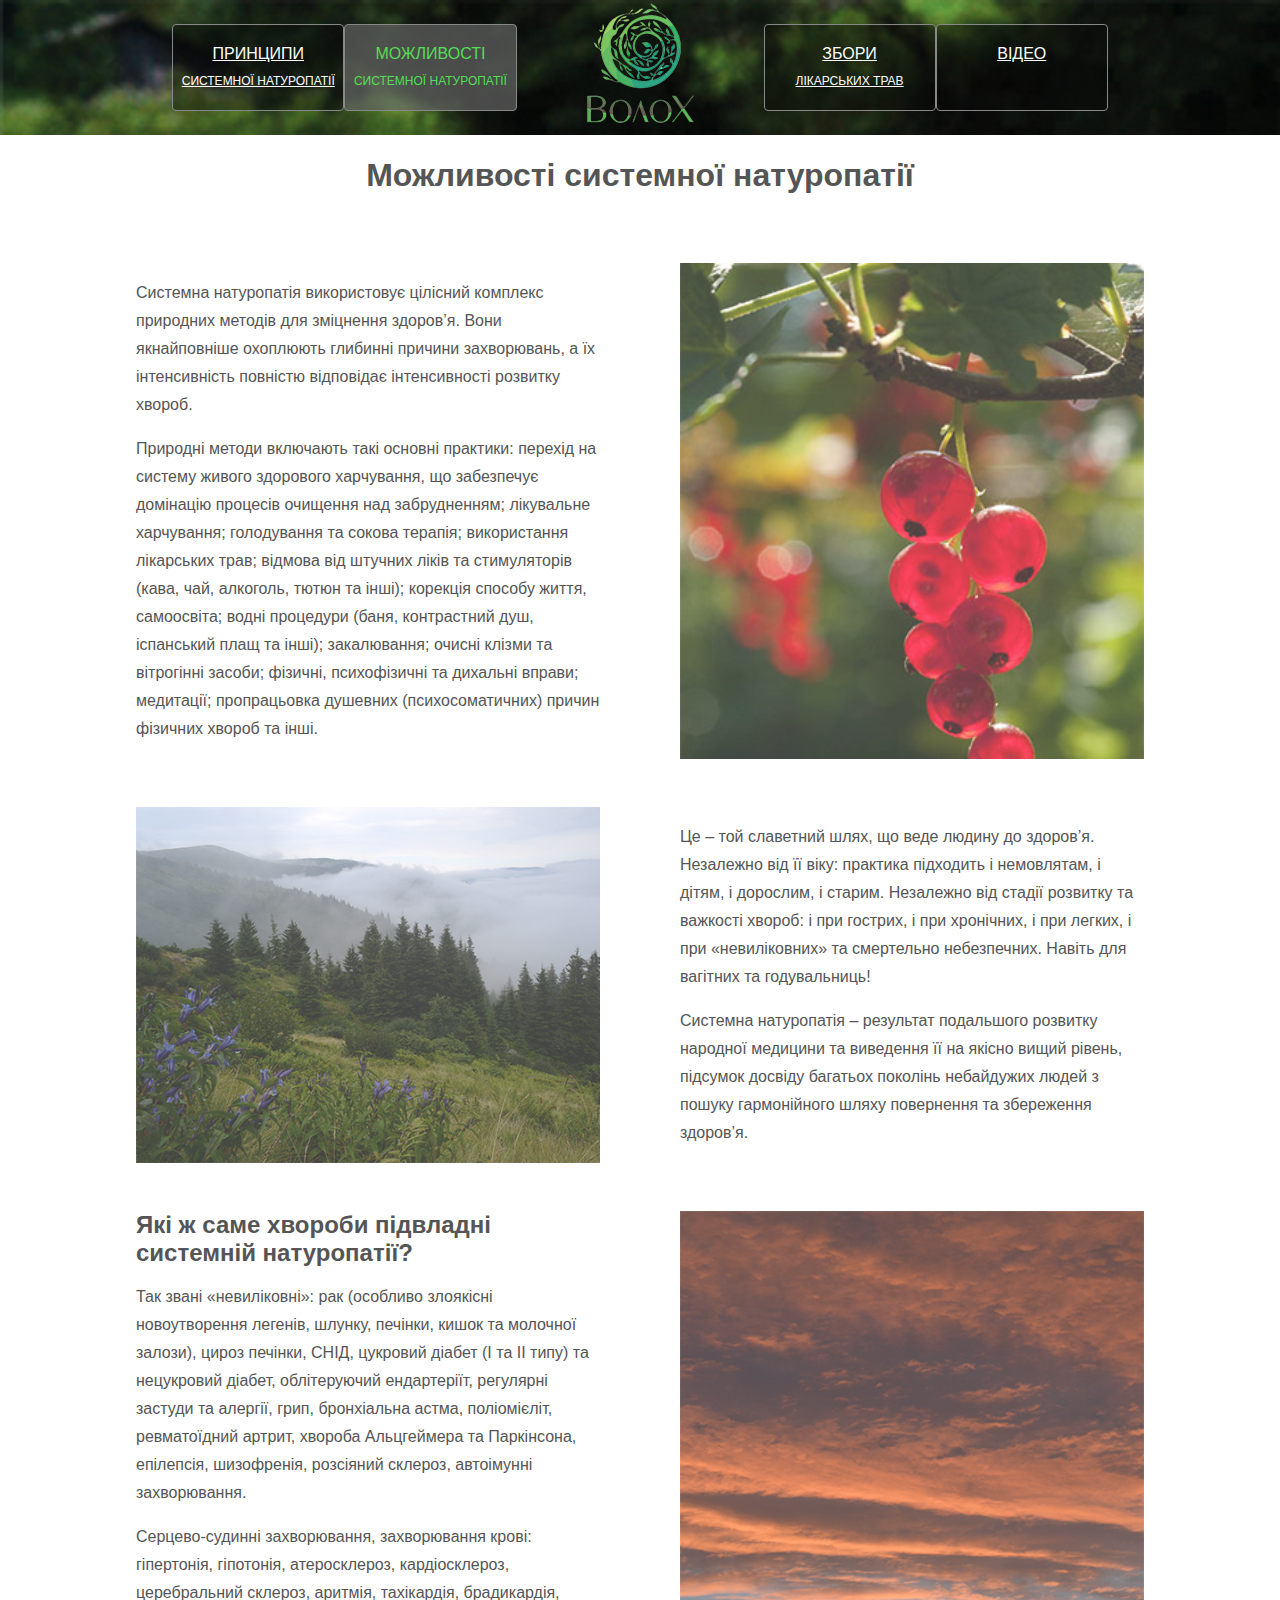
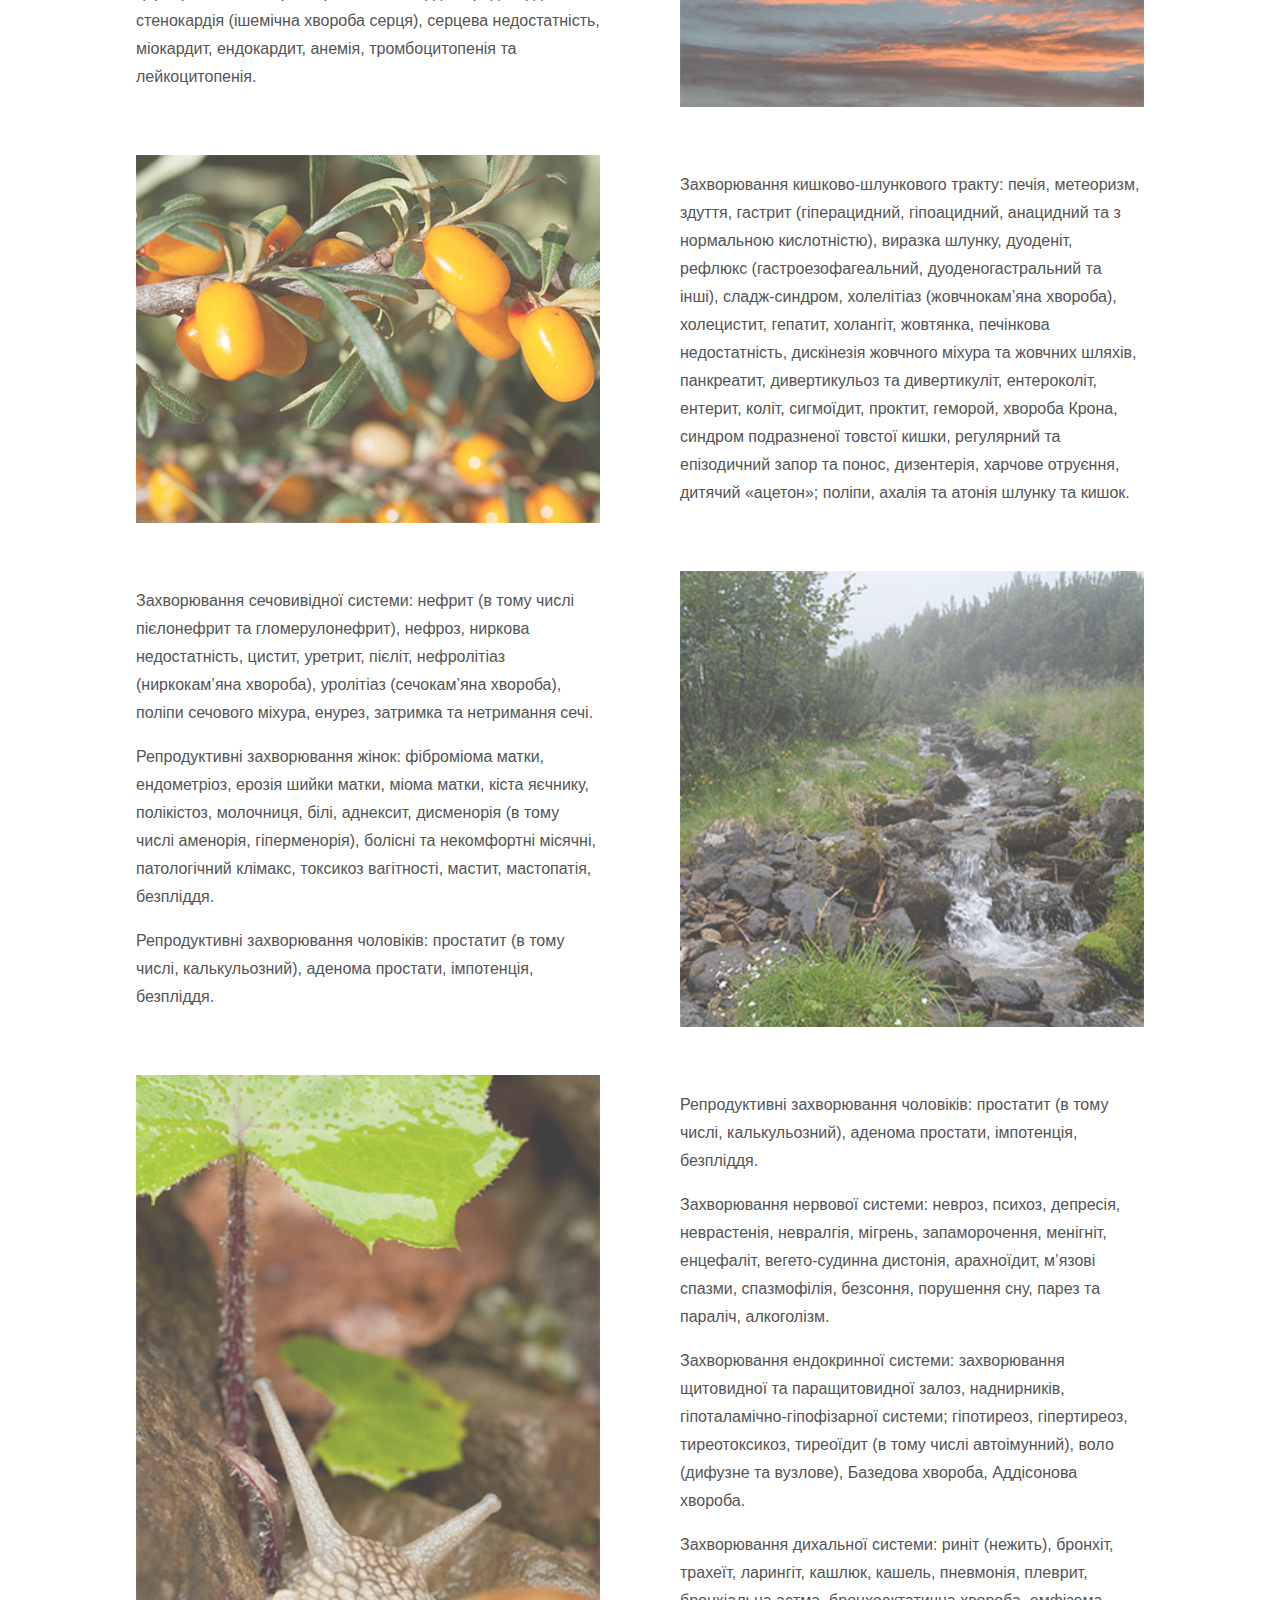
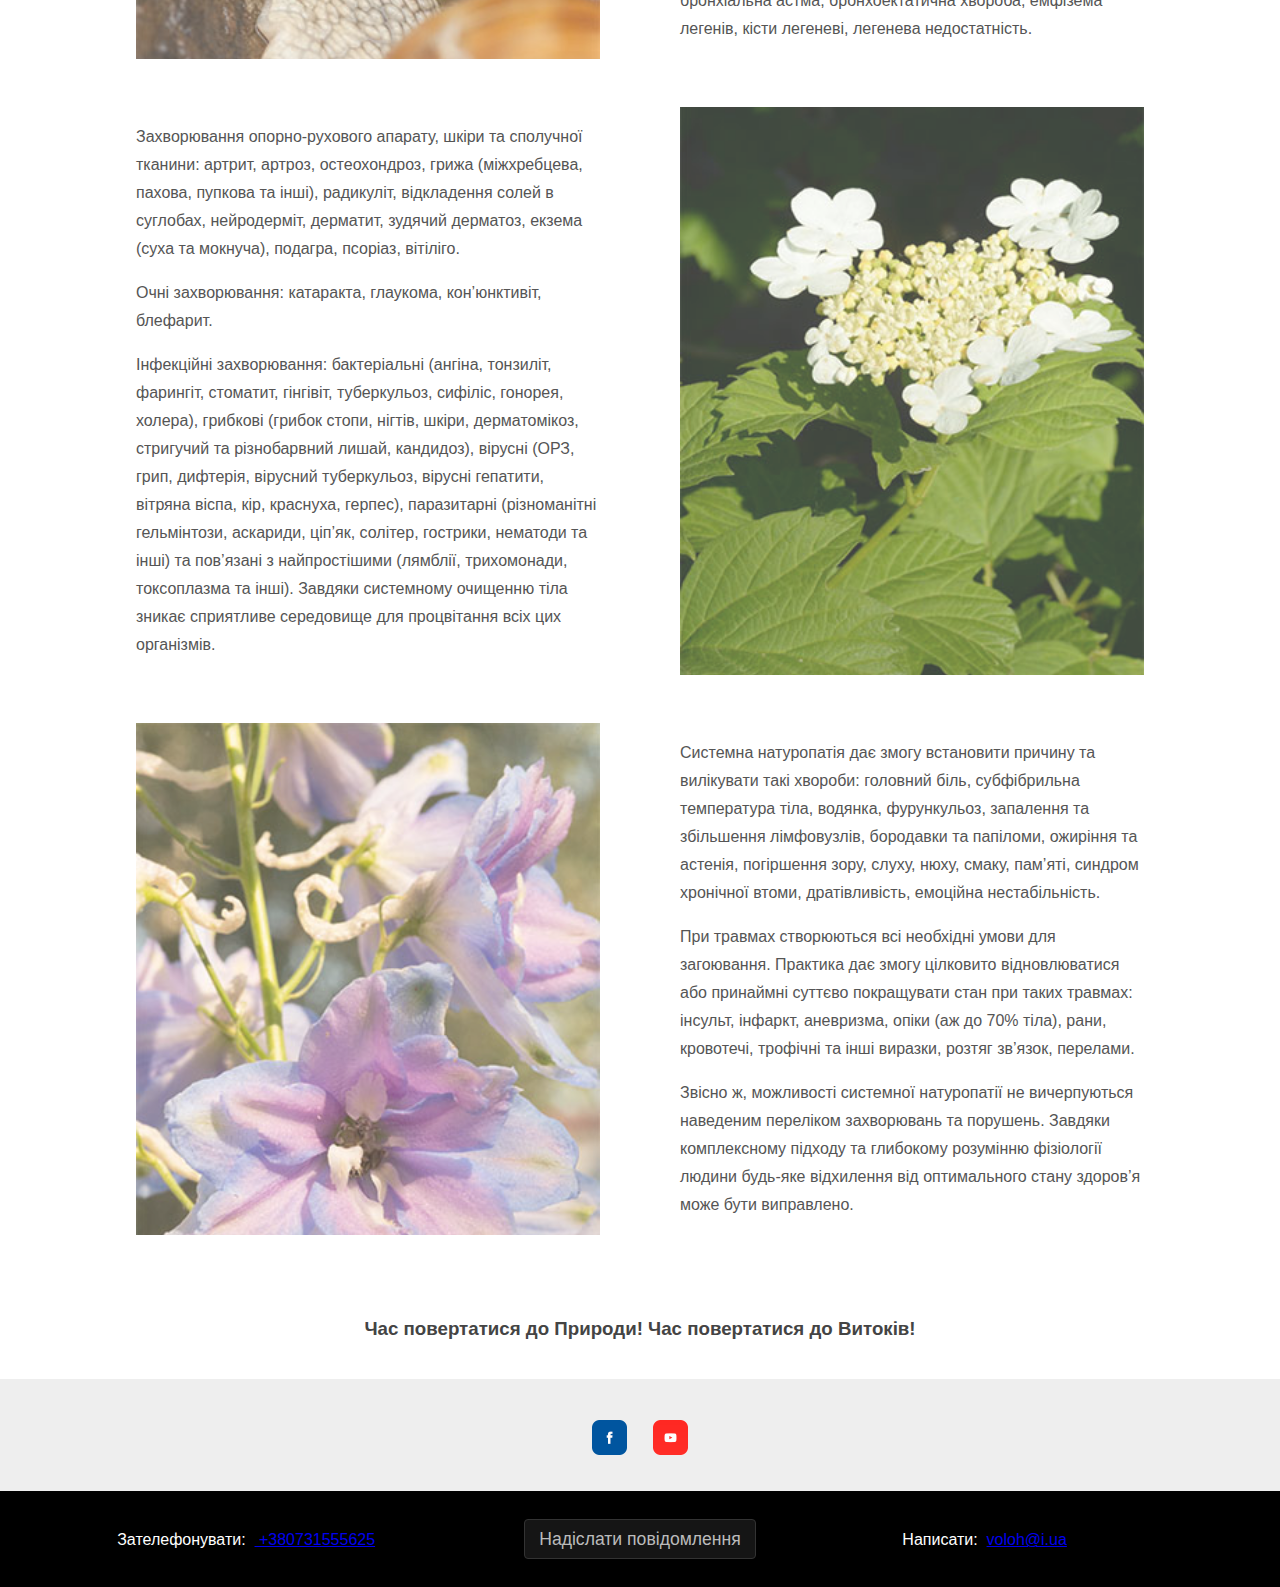
<file: html/opportunities.html>
<!doctype html>
<head>
	<meta charset="UTF-8">
    <script type="text/javascript" src="../js/jquery-3.2.1.js"></script>
    <script type="text/javascript" src="../js/script.js"></script>
    <link rel="stylesheet" href="../css/style.css"> 
    <title></title>
</head>
<body>
	
		
		
			<div class="nav-cont">
				<div class="nav-item">
					<a href="../html/naturopatiya.html">
						<p class= "nav-top">Принципи<br>
					 	<span class="nav-bottom">системної&nbspнатуропатії</span></p>
					</a>
				</div>
				<div class="nav-item-elect">
					<a class="elect">
						<p class= "nav-top elect-top">Можливості<br>
					 	<span class="nav-bottom">системної&nbspнатуропатії</span></p>
					</a>
				</div>
				<div class="nav-item-logo">
					<a  href="../index.html" > <p class="img-center"><img src="../img/logo.png" alt=""></p></a>
				</div>
				<div class="nav-item">
					 <a href="../html/herbcollection.html">
					 	<p class= "nav-top">Збори<br>
					 	<span class="nav-bottom">лікарських&nbspтрав</span></p>
					 </a> 
				</div>
				
				<div class="nav-item">
					<a href="../html/video.html">
						<p class= "nav-top">Відео</p>
					</a>
				</div>
				
			</div>	
		<div class="natur-title"><h1>Можливості системної&nbspнатуропатії</h1>
		</div>
	<div id = "nat-cont">	
		<div class="natur-cont">
			
			<div class="text-natur">
				<p>Системна натуропатія використовує цілісний комплекс природних методів для зміцнення здоров’я. Вони якнайповніше охоплюють глибинні причини захворювань, а їх інтенсивність повністю відповідає інтенсивності розвитку хвороб.</p>
				<p>Природні методи включають такі основні практики: перехід на систему живого здорового харчування, що забезпечує домінацію процесів очищення над забрудненням; лікувальне харчування; голодування та сокова терапія; використання лікарських трав; відмова від штучних ліків та стимуляторів (кава, чай, алкоголь, тютюн та інші); корекція способу життя, самоосвіта; водні процедури (баня, контрастний душ, іспанський плащ та інші); закалювання; очисні клізми та вітрогінні засоби; фізичні, психофізичні та дихальні вправи; медитації; пропрацьовка душевних (психосоматичних) причин фізичних хвороб та інші.</p>
			</div>
			<div class="img-natur" style="background-image: url(../img/op-1.jpg);">				
			</div>
			<div class="img-natur" style="background-image: url(../img/op-2.jpg);">
				
			</div>
			<div class="text-natur">
				<p>Це – той славетний шлях, що веде людину до здоров’я. Незалежно від її віку: практика підходить і немовлятам, і дітям, і дорослим, і старим. Незалежно від стадії розвитку та важкості хвороб: і при гострих, і при хронічних, і при легких, і при «невиліковних» та смертельно небезпечних. Навіть для вагітних та годувальниць!</p>
				<p>Системна натуропатія – результат подальшого розвитку народної медицини та виведення її на якісно вищий рівень, підсумок досвіду багатьох поколінь небайдужих людей з пошуку гармонійного шляху повернення та збереження здоров’я.</p>
			</div>
			<div class="text-natur">
				<h2>Які ж саме хвороби підвладні системній натуропатії?</h2>
				<p>Так звані «невиліковні»: рак (особливо злоякісні новоутворення легенів, шлунку, печінки, кишок та молочної залози), цироз печінки, СНІД, цукровий діабет (І та ІІ типу) та нецукровий діабет, облітеруючий ендартеріїт, регулярні застуди та алергії, грип, бронхіальна астма, поліомієліт, ревматоїдний артрит, хвороба Альцгеймера та Паркінсона, епілепсія, шизофренія, розсіяний склероз, автоімунні захворювання.</p>
				<p>Серцево-судинні захворювання, захворювання крові: гіпертонія, гіпотонія, атеросклероз, кардіосклероз, церебральний склероз, аритмія, тахікардія, брадикардія, стенокардія (ішемічна хвороба серця), серцева недостатність, міокардит, ендокардит, анемія, тромбоцитопенія та лейкоцитопенія.</p>
			</div>
			<div class="img-natur" style="background-image: url(../img/op-3.jpg);">
				
			</div>
			<div class="img-natur" style="background-image: url(../img/op-4.jpg);">
				
			</div>
			<div class="text-natur">
				<p>Захворювання кишково-шлункового тракту: печія, метеоризм, здуття, гастрит (гіперацидний, гіпоацидний, анацидний та з нормальною кислотністю), виразка шлунку, дуоденіт, рефлюкс (гастроезофагеальний, дуоденогастральний та інші), сладж-синдром, холелітіаз (жовчнокам’яна хвороба), холецистит, гепатит, холангіт, жовтянка, печінкова недостатність, дискінезія жовчного міхура та жовчних шляхів, панкреатит, дивертикульоз та дивертикуліт, ентероколіт, ентерит, коліт, сигмоїдит, проктит, геморой, хвороба Крона, синдром подразненої товстої кишки, регулярний та епізодичний запор та понос, дизентерія, харчове отруєння, дитячий «ацетон»; поліпи, ахалія та атонія шлунку та кишок. </p>
			</div>
			<div class="text-natur">
				<p>Захворювання сечовивідної системи: нефрит (в тому числі пієлонефрит та гломерулонефрит), нефроз, ниркова недостатність, цистит, уретрит, пієліт, нефролітіаз (ниркокам’яна хвороба), уролітіаз (сечокам’яна хвороба), поліпи сечового міхура, енурез, затримка та нетримання сечі.</p>	
				<p>Репродуктивні захворювання жінок: фіброміома матки, ендометріоз, ерозія шийки матки, міома матки, кіста яєчнику, полікістоз, молочниця, білі, аднексит, дисменорія (в тому числі аменорія, гіперменорія), болісні та некомфортні місячні, патологічний клімакс, токсикоз вагітності, мастит, мастопатія, безпліддя.</p>
				<p>Репродуктивні захворювання чоловіків: простатит (в тому числі, калькульозний), аденома простати, імпотенція, безпліддя.</p>
			</div>
			<div class="img-natur" style="background-image: url(../img/op-5.jpg);">
			</div>	
			<div class="img-natur" style="background-image: url(../img/op-6.jpg);">
			</div>	
			<div class="text-natur">
			<p>Репродуктивні захворювання чоловіків: простатит (в тому числі, калькульозний), аденома простати, імпотенція, безпліддя.</p>	
			<p>Захворювання нервової системи: невроз, психоз, депресія, неврастенія, невралгія, мігрень, запаморочення, менігніт, енцефаліт, вегето-судинна дистонія, арахноїдит, м’язові спазми, спазмофілія, безсоння, порушення сну, парез та параліч, алкоголізм.</p>
			<p>Захворювання ендокринної системи: захворювання щитовидної та паращитовидної залоз, наднирників, гіпоталамічно-гіпофізарної системи; гіпотиреоз, гіпертиреоз, тиреотоксикоз, тиреоїдит (в тому числі автоімунний), воло (дифузне та вузлове), Базедова хвороба, Аддісонова хвороба.</p>
			<p>Захворювання дихальної системи: риніт (нежить), бронхіт, трахеїт, ларингіт, кашлюк, кашель, пневмонія, плеврит, бронхіальна астма, бронхоектатична хвороба, емфізема легенів, кісти легеневі, легенева недостатність.</p>
			</div>
			<div class="text-natur">
				<p>Захворювання опорно-рухового апарату, шкіри та сполучної тканини: артрит, артроз, остеохондроз, грижа (міжхребцева, пахова, пупкова та інші), радикуліт, відкладення солей в суглобах, нейродерміт, дерматит, зудячий дерматоз, екзема (суха та мокнуча), подагра, псоріаз, вітіліго.</p>	
				<p>Очні захворювання: катаракта, глаукома, кон’юнктивіт, блефарит.</p>
				<p>Інфекційні захворювання: бактеріальні (ангіна, тонзиліт, фарингіт, стоматит, гінгівіт, туберкульоз, сифіліс, гонорея, холера), грибкові (грибок стопи, нігтів, шкіри, дерматомікоз, стригучий та різнобарвний лишай, кандидоз), вірусні (ОРЗ, грип, дифтерія, вірусний туберкульоз, вірусні гепатити, вітряна віспа, кір, краснуха, герпес), паразитарні (різноманітні гельмінтози, аскариди, ціп’як, солітер, гострики, нематоди та інші) та пов’язані з найпростішими (лямблії, трихомонади, токсоплазма та інші). Завдяки системному очищенню тіла зникає сприятливе середовище для процвітання всіх цих організмів.</p>
			</div>
			<div class="img-natur" style="background-image: url(../img/op-7.jpg);">
			</div>
			<div class="img-natur" style="background-image: url(../img/op-8.jpg);">
			</div>
			<div class="text-natur">
				<p>Системна натуропатія дає змогу встановити причину та вилікувати такі хвороби: головний біль, субфібрильна температура тіла, водянка, фурункульоз, запалення та збільшення лімфовузлів, бородавки та папіломи, ожиріння та астенія, погіршення зору, слуху, нюху, смаку, пам’яті, синдром хронічної втоми, дратівливість, емоційна нестабільність.</p>
				<p>При травмах створюються всі необхідні умови для загоювання. Практика дає змогу цілковито відновлюватися або принаймні суттєво покращувати стан при таких травмах: інсульт, інфаркт, аневризма, опіки (аж до 70% тіла), рани, кровотечі, трофічні та інші виразки, розтяг зв’язок, перелами. </p>
				<p>Звісно ж, можливості системної натуропатії не вичерпуються наведеним переліком захворювань та порушень. Завдяки комплексному підходу та глибокому розумінню фізіології людини будь-яке відхилення від оптимального стану здоров’я може бути виправлено. </p>
			</div>
			
			
		</div>
		<div class="natur-title">
			<h3>Час повертатися до Природи! Час повертатися до Витоків!</h3>
		</div>
	</div>
		<div class="footer">
				
				<div class="but">
					<div class="social">
						<a href = "https://www.facebook.com/groups/voloh/" target="_blank"><img src="../img/fb.png" alt=""></a>
						<a href = "https://www.youtube.com/playlist?list=PLzzDokynpI1ekM05uSlShytYSPR9r2QMw" target="_blank"> <img src="../img/yt.png" alt=""></a>
						<!-- <a href = "#"><img src="../img/gplus.png" alt=""></a>
						<a href = "#"><img src="../img/insta.png" alt=""></a> -->
					</div>
					
				</div>
				
		</div>
		<section class="subfooter">
			<div class="phone"><span>Зателефонувати:&nbsp&nbsp</span><a href = "tel:+380 73 155 56 25"> +380731555625 </a></div>
			<div class="social">
					<button class="quest" onClick="quest('index')">Надіслати повідомлення</button>
					
			</div>
			<div class="email"><span>Написати:&nbsp&nbsp</span><a href ="mailto:voloh@i.ua">voloh@i.ua</div>
		</section>
	
</body>
</file>
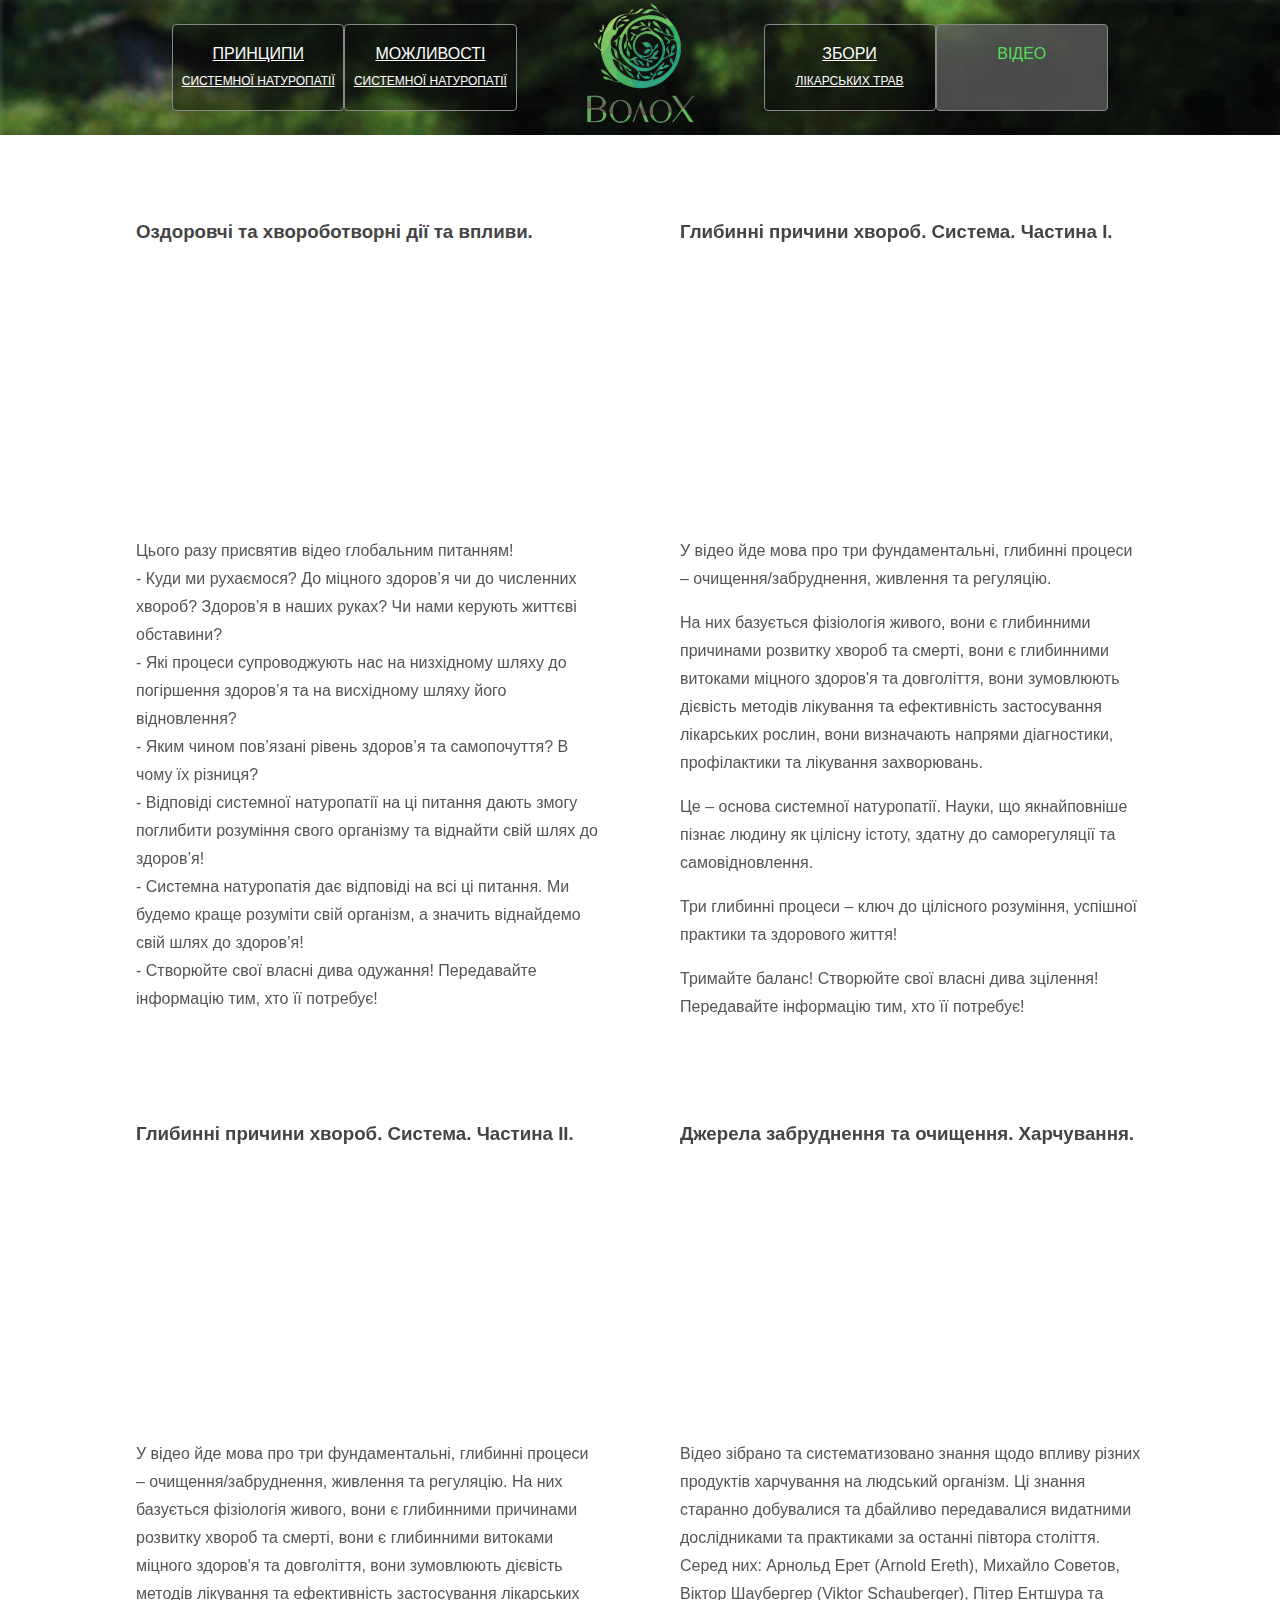
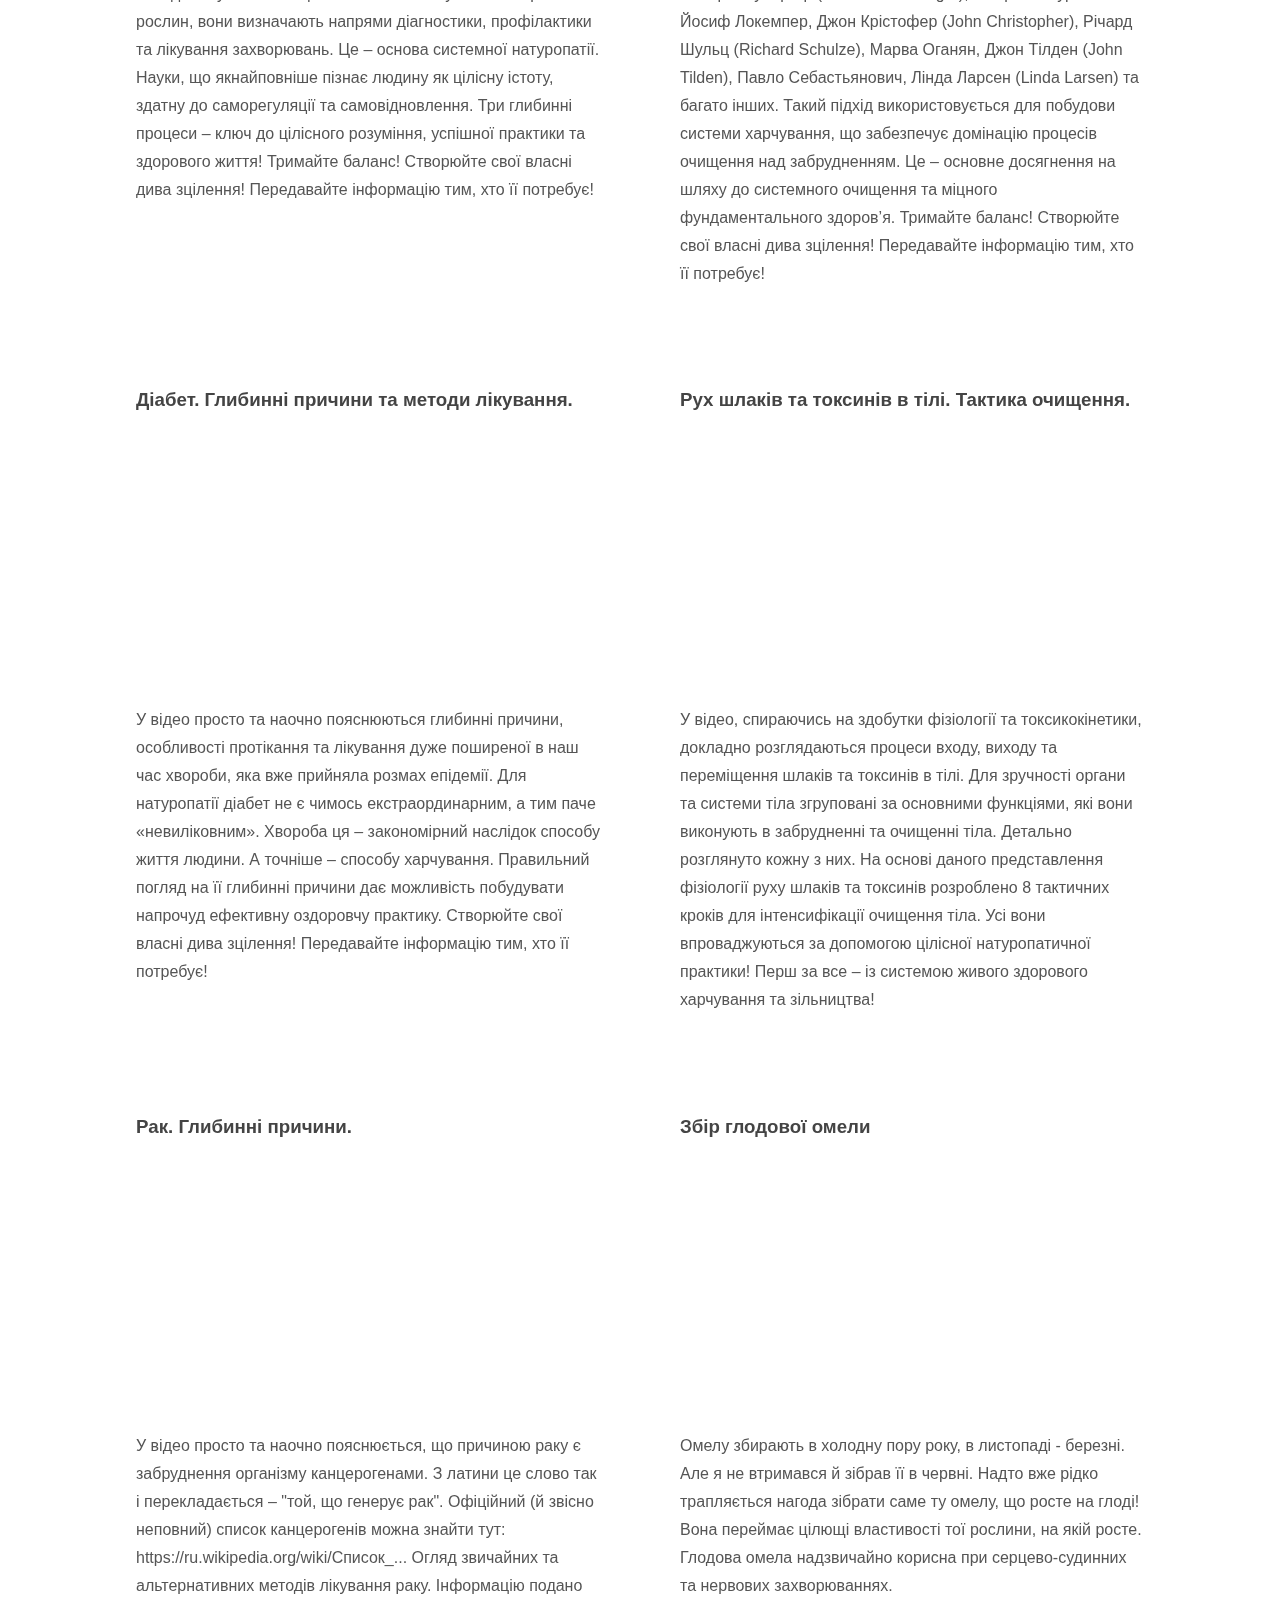
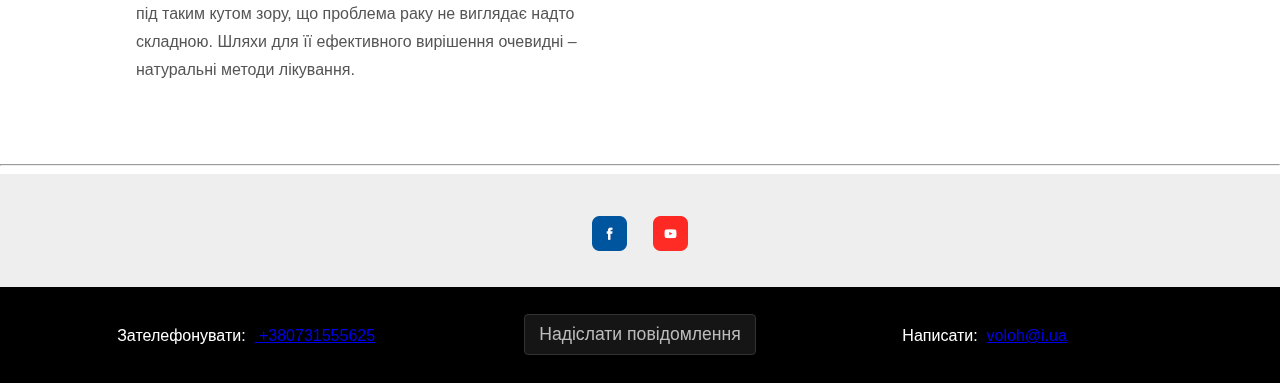
<file: html/video.html>
<!doctype html>
<head>
	<meta charset="UTF-8">
    <script type="text/javascript" src="../js/jquery-3.2.1.js"></script>
    <script type="text/javascript" src="../js/script.js"></script>
    <link rel="stylesheet" href="../css/style.css"> 
    <title></title>
</head>
<body>
	
		
		
			<div class="nav-cont">
				<div class="nav-item">
					<a href="../html/naturopatiya.html">
						<p class= "nav-top">Принципи<br>
					 	<span class="nav-bottom">системної&nbspнатуропатії</span></p>
					</a>
				</div>
				<div class="nav-item">
					<a href="../html/opportunities.html">
						<p class= "nav-top">Можливості<br>
					 	<span class="nav-bottom">системної&nbspнатуропатії</span></p>
					</a>
				</div>
				<div class="nav-item-logo">
					<a  href="../index.html" > <p class="img-center"><img src="../img/logo.png" alt=""></p></a>
				</div>
				<div class="nav-item">
					 <a href="../html/herbcollection.html">
					 	<p class= "nav-top">Збори<br>
					 	<span class="nav-bottom ">лікарських&nbspтрав</span></p>
					 </a> 
				</div>
				
				<div class="nav-item-elect">
					<a class="elect">
						<p class= "nav-top  elect-top">Відео</p>
					</a>
				</div>
				
			</div>	
	<div id = "nat-cont">		
		<div class="natur-cont">
			
			<div class="text-natur">
				<h3>Оздоровчі та хвороботворні дії та впливи.</h3>
				<div class="video">
					<iframe width="400" height="225" src="https://www.youtube.com/embed/wSUaiGP--7Y" frameborder="0" gesture="media" allow="encrypted-media" allowfullscreen></iframe>
				</div> 
				<div>
					<p>Цього разу присвятив відео глобальним питанням! <br>
					- Куди ми рухаємося? До міцного здоров’я чи до численних хвороб? 
					Здоров’я в наших руках? Чи нами керують життєві обставини? <br>
					- Які процеси супроводжують нас на низхідному шляху до погіршення здоров’я та на висхідному шляху його відновлення? <br>
					- Яким чином пов’язані рівень здоров’я та самопочуття? В чому їх різниця? <br>
					- Відповіді системної натуропатії на ці питання дають змогу поглибити розуміння свого організму та віднайти свій шлях до здоров’я! <br>
					- Системна натуропатія дає відповіді на всі ці питання. Ми будемо краще розуміти свій організм, а значить віднайдемо свій шлях до здоров’я! <br>
					- Створюйте свої власні дива одужання! Передавайте інформацію тим, хто її потребує!</p>
				</div>
			</div>
			<div class="text-natur">
				<h3>Глибинні причини хвороб. Система. Частина І.</h3>
				<div class="video">
					<iframe width="400" height="225" src="https://www.youtube.com/embed/mMG1_Of2ECU" frameborder="0" gesture="media" allow="encrypted-media" allowfullscreen></iframe>
				</div> 
				<div>
					<p>У відео йде мова про три фундаментальні, глибинні процеси – 		очищення/забруднення, живлення та регуляцію.
					</p> 
					<p>На них базується фізіологія живого, вони є глибинними причинами розвитку хвороб та смерті, вони є глибинними витоками міцного здоров'я та довголіття, вони зумовлюють дієвість методів лікування та ефективність застосування лікарських рослин, вони визначають напрями діагностики, профілактики та лікування захворювань. 
					</p>
					<p>Це – основа системної натуропатії. Науки, що якнайповніше пізнає людину як цілісну істоту, здатну до саморегуляції та самовідновлення.</p>
					<p>Три глибинні процеси – ключ до цілісного розуміння, успішної практики та здорового життя!</p> 
					<p>Тримайте баланс! Створюйте свої власні дива зцілення! 	Передавайте інформацію тим, хто її потребує!
					</p>
				</div>
			</div>
			<div class="text-natur">
				<h3>Глибинні причини хвороб. Система. Частина ІІ.</h3>
				<div class="video">
					<iframe width="400" height="225" src="https://www.youtube.com/embed/OxdJky3-gX0" frameborder="0" gesture="media" allow="encrypted-media" allowfullscreen></iframe>
				</div> 
				<div>
					<p>У відео йде мова про три фундаментальні, глибинні процеси – очищення/забруднення, живлення та регуляцію. 
					На них базується фізіологія живого, вони є глибинними причинами розвитку хвороб та смерті, вони є глибинними витоками міцного здоров'я та довголіття, вони зумовлюють дієвість методів лікування та ефективність застосування лікарських рослин, вони визначають напрями діагностики, профілактики та лікування захворювань. 
					Це – основа системної натуропатії. Науки, що якнайповніше пізнає людину як цілісну істоту, здатну до саморегуляції та самовідновлення.
					Три глибинні процеси – ключ до цілісного розуміння, успішної практики та здорового життя! 
					Тримайте баланс! Створюйте свої власні дива зцілення! Передавайте інформацію тим, хто її потребує! </p>					
				</div>
			</div>
			<div class="text-natur">
				<h3>Джерела забруднення та очищення. Харчування.</h3>
				<div class="video">
					<iframe width="400" height="225" src="https://www.youtube.com/embed/tAlIpBBvkHw" frameborder="0" gesture="media" allow="encrypted-media" allowfullscreen></iframe>
				</div> 
				<div>
					<p>Відео зібрано та систематизовано знання щодо впливу різних продуктів харчування на людський організм. 
					Ці знання старанно добувалися та дбайливо передавалися видатними дослідниками та практиками за останні півтора століття. Серед них: Арнольд Ерет (Arnold Ereth), Михайло Советов, Віктор Шаубергер (Viktor Schauberger), Пітер Ентшура та Йосиф Локемпер, Джон Крістофер (John Christopher), Річард Шульц (Richard Schulze), Марва Оганян, Джон Тілден (John Tilden), Павло Себастьянович, Лінда Ларсен (Linda Larsen) та багато інших. 
					Такий підхід використовується для побудови системи харчування, що забезпечує домінацію процесів очищення над забрудненням. Це – основне досягнення на шляху до системного очищення та міцного фундаментального здоров’я. 
					Тримайте баланс! Створюйте свої власні дива зцілення! Передавайте інформацію тим, хто її потребує! </p>
				</div>
			</div>
			<div class="text-natur">
				<h3>Діабет. Глибинні причини та методи лікування.</h3>
				<div class="video">
					<iframe width="400" height="225" src="https://www.youtube.com/embed/Q-QTd3ufBdQ" frameborder="0" gesture="media" allow="encrypted-media" allowfullscreen></iframe>
				</div> 
				<div>
					<p>У відео просто та наочно пояснюються глибинні причини, особливості протікання та лікування дуже поширеної в наш час хвороби, яка вже прийняла розмах епідемії. 
					Для натуропатії діабет не є чимось екстраординарним, а тим паче «невиліковним». Хвороба ця – закономірний наслідок способу життя людини. А точніше – способу харчування. Правильний погляд на її глибинні причини дає можливість побудувати напрочуд ефективну оздоровчу практику. 
					Створюйте свої власні дива зцілення! Передавайте інформацію тим, хто її потребує!</p>
				</div>
			</div>
			<div class="text-natur">
				<h3>Рух шлаків та токсинів в тілі. Тактика очищення.</h3>
				<div class="video">
					<iframe width="400" height="225" src="https://www.youtube.com/embed/Rw1Sl76s6Ts" frameborder="0" gesture="media" allow="encrypted-media" allowfullscreen></iframe>
				</div> 
				<div>
					<p>У відео, спираючись на здобутки фізіології та токсикокінетики, докладно розглядаються процеси входу, виходу та переміщення шлаків та токсинів в тілі.
					Для зручності органи та системи тіла згруповані за основними функціями, які вони виконують в забрудненні та очищенні тіла. Детально розглянуто кожну з них. 
					На основі даного представлення фізіології руху шлаків та токсинів розроблено 8 тактичних кроків для інтенсифікації очищення тіла. Усі вони впроваджуються за допомогою цілісної натуропатичної практики! Перш за все – із системою живого здорового харчування та зільництва!</p>
				</div>
			</div>
			<div class="text-natur">
				<h3>Рак. Глибинні причини.</h3>
				<div class="video">
					<iframe width="400" height="225" src="https://www.youtube.com/embed/xudW-4w7bBg" frameborder="0" gesture="media" allow="encrypted-media" allowfullscreen></iframe>
				</div> 
				<div>
					<p>У відео просто та наочно пояснюється, що причиною раку є забруднення організму канцерогенами. З латини це слово так і перекладається – "той, що генерує рак".
					Офіційний (й звісно неповний) список канцерогенів можна знайти тут: 
					https://ru.wikipedia.org/wiki/Список_... 

					Огляд звичайних та альтернативних методів лікування раку. Інформацію подано під таким кутом зору, що проблема раку не виглядає надто складною. Шляхи для її ефективного вирішення очевидні – натуральні методи лікування.</p>
				</div>
			</div>
			<div class="text-natur">
				<h3>Збір глодової омели</h3>
				<div class="video">
					<iframe width="400" height="225" src="https://www.youtube.com/embed/AdQi2vcSM74" frameborder="0" gesture="media" allow="encrypted-media" allowfullscreen></iframe>
				</div> 
				<div>
					<p>Омелу збирають в холодну пору року, в листопаді - березні. Але я не втримався й зібрав її в червні. Надто вже рідко трапляється нагода зібрати саме ту омелу, що росте на глоді!
					Вона переймає цілющі властивості тої рослини, на якій росте. Глодова омела надзвичайно корисна при серцево-судинних та нервових захворюваннях.</p>
				</div>
			</div>
			
			
		</div>
	</div>
		<hr>
		<div class="footer">
				
				<div class="but">
					<div class="social">
						<a href = "https://www.facebook.com/groups/voloh/" target="_blank"><img src="../img/fb.png" alt=""></a>
						<a href = "https://www.youtube.com/playlist?list=PLzzDokynpI1ekM05uSlShytYSPR9r2QMw" target="_blank"> <img src="../img/yt.png" alt=""></a>
						<!-- <a href = "#"><img src="../img/gplus.png" alt=""></a>
						<a href = "#"><img src="../img/insta.png" alt=""></a> -->
					</div>
					
				</div>
				
		</div>
		<section class="subfooter">
			<div class="phone"><span>Зателефонувати:&nbsp&nbsp</span><a href = "tel:+380 73 155 56 25"> +380731555625 </a></div>
			<div class="social">
					<button class="quest" onClick="quest('index')">Надіслати повідомлення</button>
					
			</div>
			<div class="email"><span>Написати:&nbsp&nbsp</span><a href ="mailto:voloh@i.ua">voloh@i.ua</div>
		</section>
	
</body>
</file>
<file: css/style.css>
body{
	margin: 0;
}
/*=======================Container =====================*/
.container{
	display:grid;
	grid-template-columns: repeat(11, 1fr);
	grid-template-rows: repeat(5, 1fr);
}
/*=============header =================================*/
#header{
	margin: 1.5em;
}
/*=============лого =================================*/
/*=============Навігація =================================*/
.img-center{
	text-align: center;
	margin:0;
}


.nav-cont{
	display:grid;
	grid-template-columns: repeat(7, 1fr);
	background:url(../img/back-nav.png);
	background-size: cover;
}

.nav-cont a:visited{
  color:#aaa;	
}
.nav-cont a:hover{
  color:#5d5;	
}
.nav-cont div:nth-child(1) { 
	grid-column:2/3;
	text-align: center;	
}
.nav-cont div:nth-child(2) { 
	grid-column:3/4;
	text-align: center;
}
.nav-cont div:nth-child(3) { 
	grid-column:4/5; 	
}
.nav-cont div:nth-child(4) { 
	grid-column:5/6;
	text-align: center;	
}
.nav-cont div:nth-child(5) { 
	grid-column:6/7;
	text-align: center;	
}
.nav-item{
	margin:1.5em 0em 1.5em 0;
	border-radius: 4px;
	background-color: rgba(8, 8, 8, 0.4);
	border: 1px solid #888;
	
}
.nav-item-elect{
	margin:1.5em 0em 1.5em 0;
	border-radius: 4px;
	border: 1px solid #888;
	background-color: rgba(100, 100, 100, 0.7);
	font-family: helvetica;
	font-size: 1em;
	line-height: 1.6em;
}
.nav-item-logo, .nav-item-logo-index{
	margin: 0.2em 4em 0 4em;
}


.nav-item-logo img:hover{
	transform: scale(1.05, 1.05);
}

.nav-item a{
	font-family: helvetica;
	font-size: 1em;
	line-height: 1.6em;
	color:#fff;
	/* text-decoration: none; */
}
.nav-top, .nav-bottom{
  text-transform: uppercase;
  text-align: center;
  font-family: helvetica;
  opacity: 1;
 
}
.nav-bottom{
	font-size: 0.75em;
	
	
}
.elect-top{
	color:#5d5;
}
/*=============Секція з головним фоном===============*/
.index{
	background: url("../img/back.jpg") no-repeat center center;
	background-size: cover;
	margin-bottom: 0.5em;
	height: 700px;
	grid-column-start: 1;
	grid-column-end:12;
	grid-row-start:1;
	grid-row-end:4;
}
.index h1, .index h2{
	font-family: helvetica;
	color:#fff;
	margin:0;
}
.p-cont{
	font-family: helvetica;
	font-size: 1em;
	color:#fff;
	margin:0;

}
.p-cont-sub{

	font-family: helvetica;
	font-size: 1em;
	color:#fff;
	margin:1.5em 12em;
}
.wow{
	font-family: helvetica;
	color:yellow;
}
/*=============Контент ===============*/
/* url("../img/back1.png") no-repeat center center; */
.content{
	background: rgba(15, 15, 35, 0.4);
	margin: 0;
	height: auto;
	text-align: center;
	font-size: 1.5em;
	padding-top: 0.7em;
	padding-bottom: 1.5em;
}
#question{
	grid-column-start: 3;
	grid-column-end:10;
	text-align: center;
}
/*=============footer =========================*/
.footer, .footer-index{
	display:grid;
	grid-template-columns: repeat(12, 1fr);
	font-family: helvetica;
	font-size: 1.3em;
	padding: 1.5em 0.5em;
	background: #eee;
}
.footer-index{
	padding: 0 0.5em 1.2em 0.5em;
}
.footer-index p{
	padding: 0;
	margin: 0.7em;
}
.but{
	grid-column:3/11;
	text-align: center;
}
.but p{
	font-family: helvetica;
	font-size: 1.3em;
}

.phone, .email{
	color: #fff;
	padding-top: 2.5em;
	font-family: helvetica;
}
.phone{
	grid-column:2/5;
	text-align: center;
	
}
.social{
	grid-column:5/10;
	text-align: center;
	padding-top: 0.5em;
}
.social a{
	margin: 0em 0.5em;
}
.email{
	grid-column:10/12 ;
	text-align: center;
}
/*======================== subfooter =======================*/
.subfooter{
	display:grid;
	background: black;
	height: 6em;
	grid-template-columns: repeat(13, 1fr);
}
.quest{
	margin: 1.1em 0;
	padding: 0.5em 0.8em;
	font-family: helvetica;
	border-radius:4px;
	border: 1px solid #333;
	background: #151515;
	color: #bbb;
	font-size: 1.1em;
}

/*=============naturopatiya ===============*/
.natur-title{
	grid-column: 1/8;
	text-align: center;
	font-family: helvetica;
	color:#555;

}
.nature-pre-cont-text{
	grid-column: 2/10;
	background: #eee;
	border-radius: 5px;
	
}
.nature-pre-cont-text p, h3 {
	font-family: helvetica;
	color:#444;
	line-height: 1.75em;
	padding: 0.75em 0;
}
.nature-pre-cont-text p{
	font-size: 1.2em;
	margin: 0 3em 0 4em;
}
.nature-pre-cont-text h3{
	text-align: center;
}
.natur-cont, .nature-pre-cont{
	display:grid;
	grid-template-columns: repeat(10, 1fr);
	grid-column-gap:5em;
	margin-bottom: 4em;
}
.natur-cont div:nth-child(odd){
	grid-column: 2/6;
}
.natur-cont div:nth-child(even){
	grid-column: 6/10;
}
.text-natur{
	font-family: helvetica;
	line-height: 1.75em;
	color: #555;
	margin-top:3em;
}
.text-natur  h2{
	margin:0;
	padding:0;
}
.img-natur{
	opacity: 0.75; background-size: cover;
	margin: 3em 0 0;
}
/*=============herbalcollect ===============*/
.herbal-title, .herbal-title-1{
	margin:0;
	color:#fff;
	text-transform: uppercase;
	font-style: helvetica;
	padding:0.1em 0 0.1em 1.5em;
	font-weight:600;
	font-size: 1.2em;
}
.herbal-title-1{
	color:#f00;
}
/*=============Секція ===============*/
#go-top {
  position: fixed; 
  top: 2%; 
  left: calc(50% - 2.34em);
  text-align: center;
  vertical-align: middle;
  cursor:pointer; 
  display:none;
  width: 4.7em;
  height: 4.7em;
  background: #555;
  color: #ccc;
  line-height: 30px;
  border-radius: 50%;
  opacity: 0.5;
  font-family: helvetica;
}
.up{
	line-height: 4.7em;
}
#go-top:hover {
  background: #111;
  color: #fff;
  opacity: 0.5;
  font-family: helvetica;
}
/*=============video ===============*/
.video{
	height: 15em;
	
}
/*=============Секція subfooter ===============*/
/*===================Модальне вікно======================*/
.modal{
    position: relative;
}
.overlay{
background: #000;
	position: fixed;
	left: 0;
	right: 0;
	top: 0;
	bottom: 0;
	z-index: 1000;
	opacity: .5;
}
.visible{
	position: fixed;
	background: #111;
	opacity: 0.9;
	z-index: 2000;
	left: 20%;
	right: 20%;
	top: 5em;
	bottom: 10em;
	border-radius: 8px;
	box-shadow: 4px 6px 15px rgba(5,5,5,0.5);
	min-height: 30em;
}
#qqdiv{
	margin: 2em 1em;
	padding: 0 20em;
	color: #fff;
	font-family: helvetica;
}
#qqdiv p{
	color: yellow;
}
/*=============модальн вікно питання===============*/
.questions{
	padding-top: 3em;
	margin: 0 ;
	background: rgba(0, 0, 0, 0.5);
	border-radius: 4px;
}
.questions input{
	height: 10%;
	width: 40%;
}
.ta{
	width: 100%;
	height: 10em;
}
.but-q{
	bottom: 1em;
	display: flex;
	justify-content: center;
}
.questions-button-ok{
	
	padding: 0.5em 2em;
	margin-bottom: 2em;
	margin-right: 3em;
	color: #fff;
	border: 1px solid #252;
	background: #6b6;
	font-family: helvetica;
	border-radius: 4px;
	opacity: 0.8;

}
.questions-button-cancel{
	padding: 0.5em 2em;
	margin-bottom: 2em;
	margin-left: 3em;
	color: #bbb;
	border: 1px solid #252;
	background: #131;
	font-family: helvetica;
	border-radius: 4px;
	opacity: 0.7;

}
.questions-button-ok:hover, .questions-button-cancel:hover{
	cursor: pointer;
	background: #161;
	color: #fff;

}




.x{
	position:absolute;
	top: -20px;
	right: -20px;
	width: 40px;
	height: 40px;
	border-radius: 50%;
	background:url(../img/x.png);
	text-align: center;
	opacity: 0.9;
}
.x:hover{
	cursor: pointer;
} 
/*=============Секція ===============*/
/*=============Секція ===============*/
</file>
